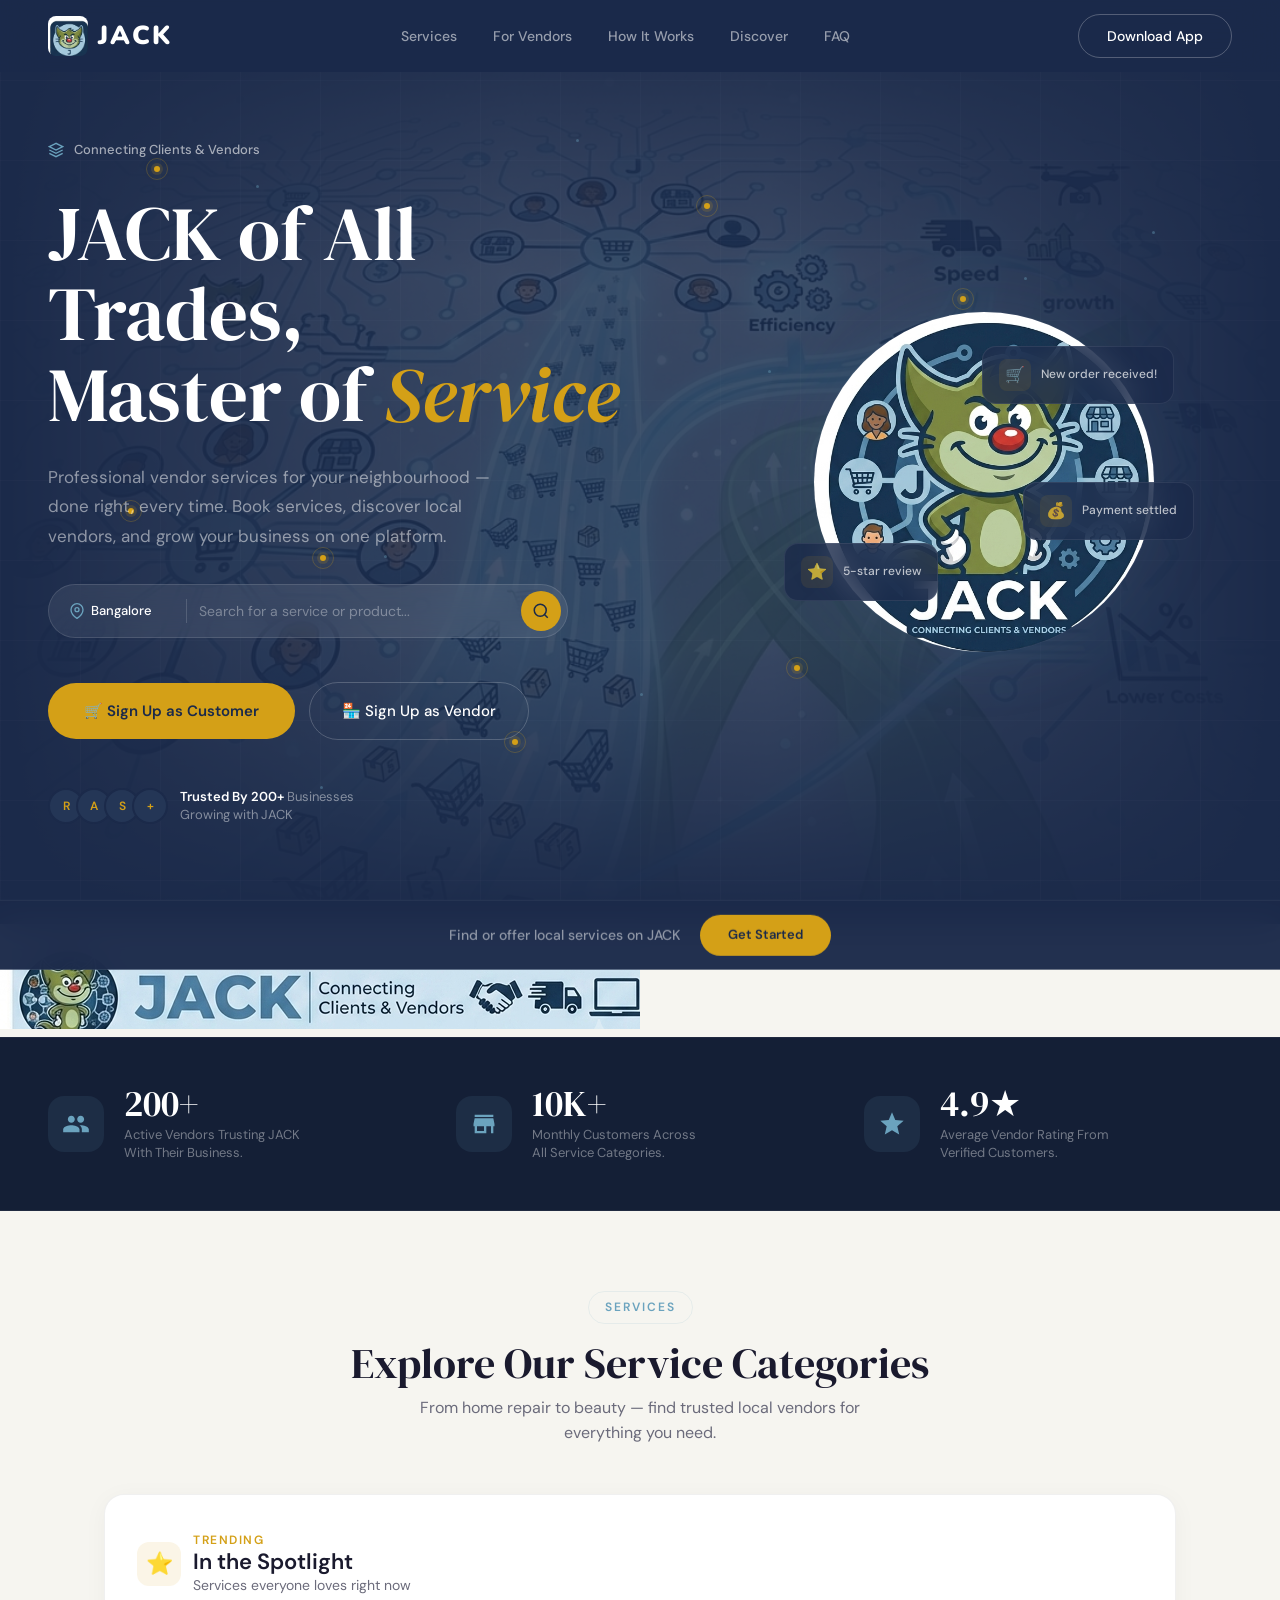
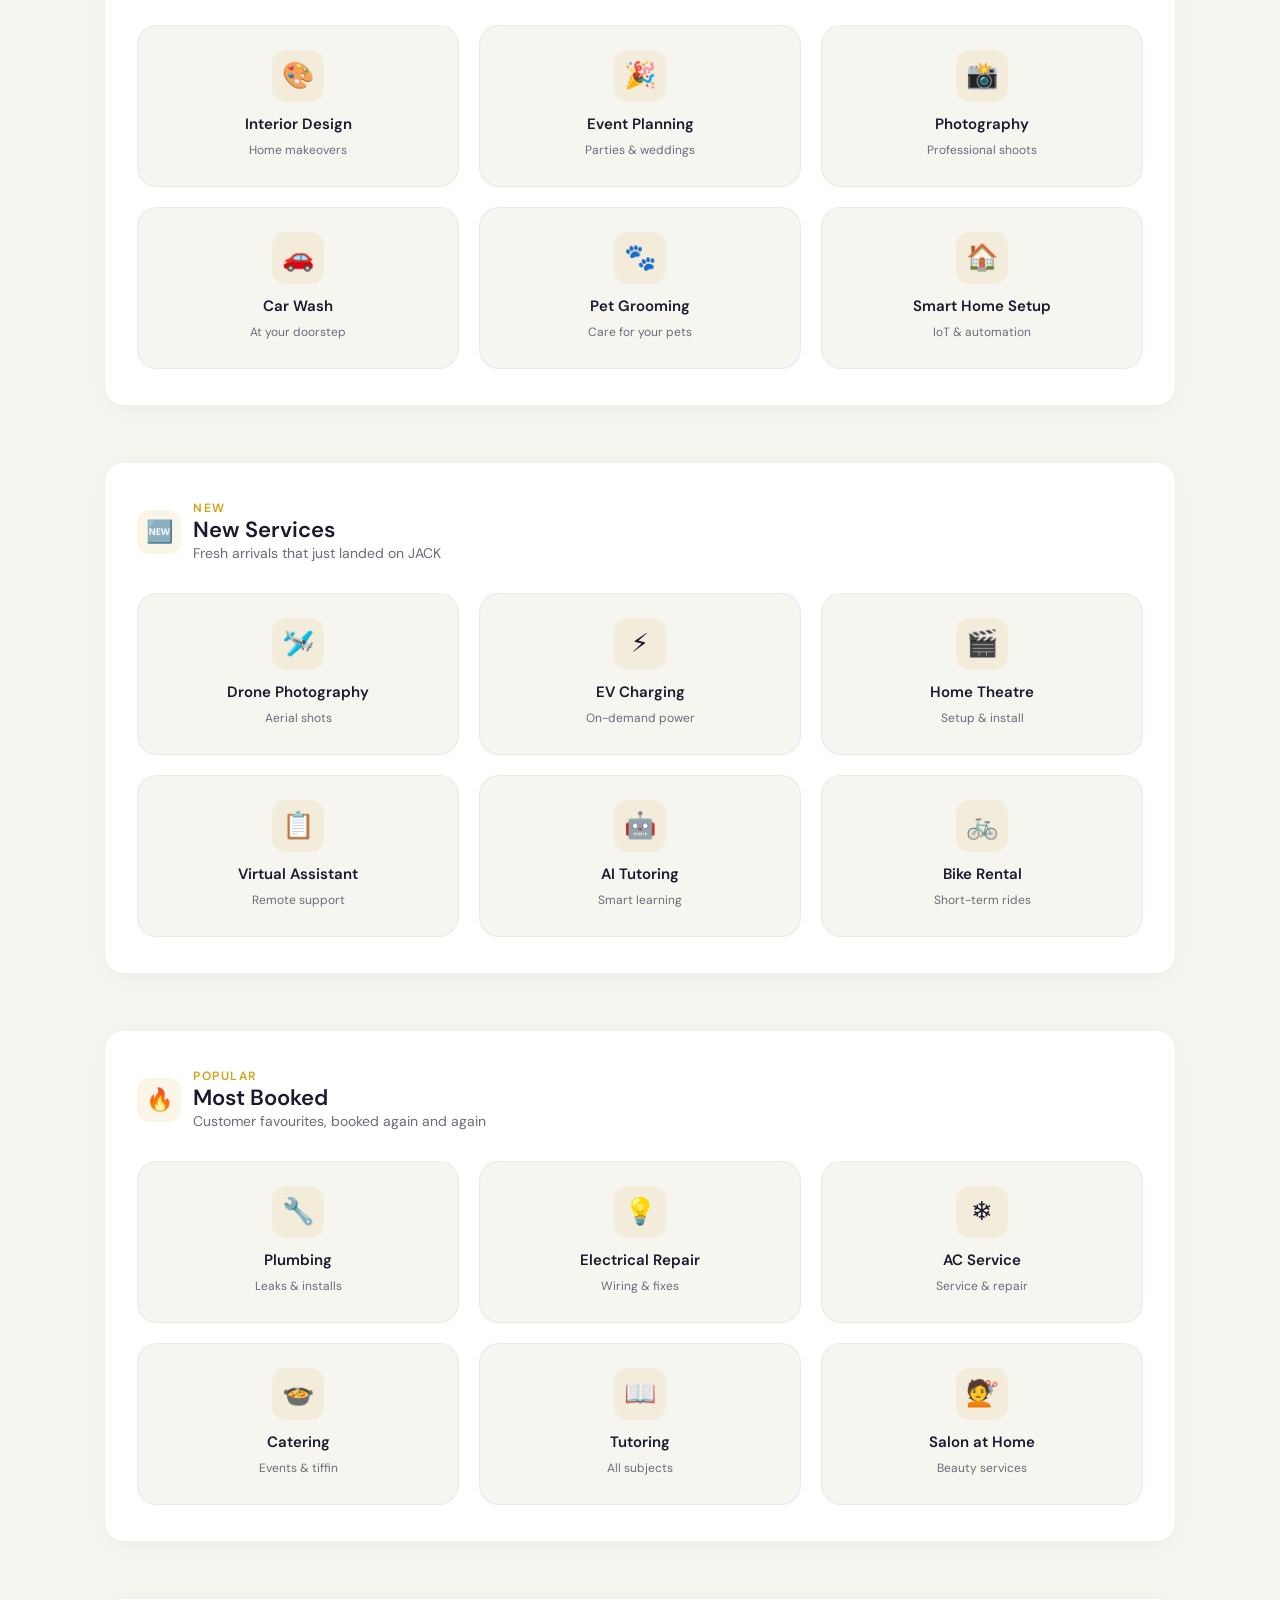
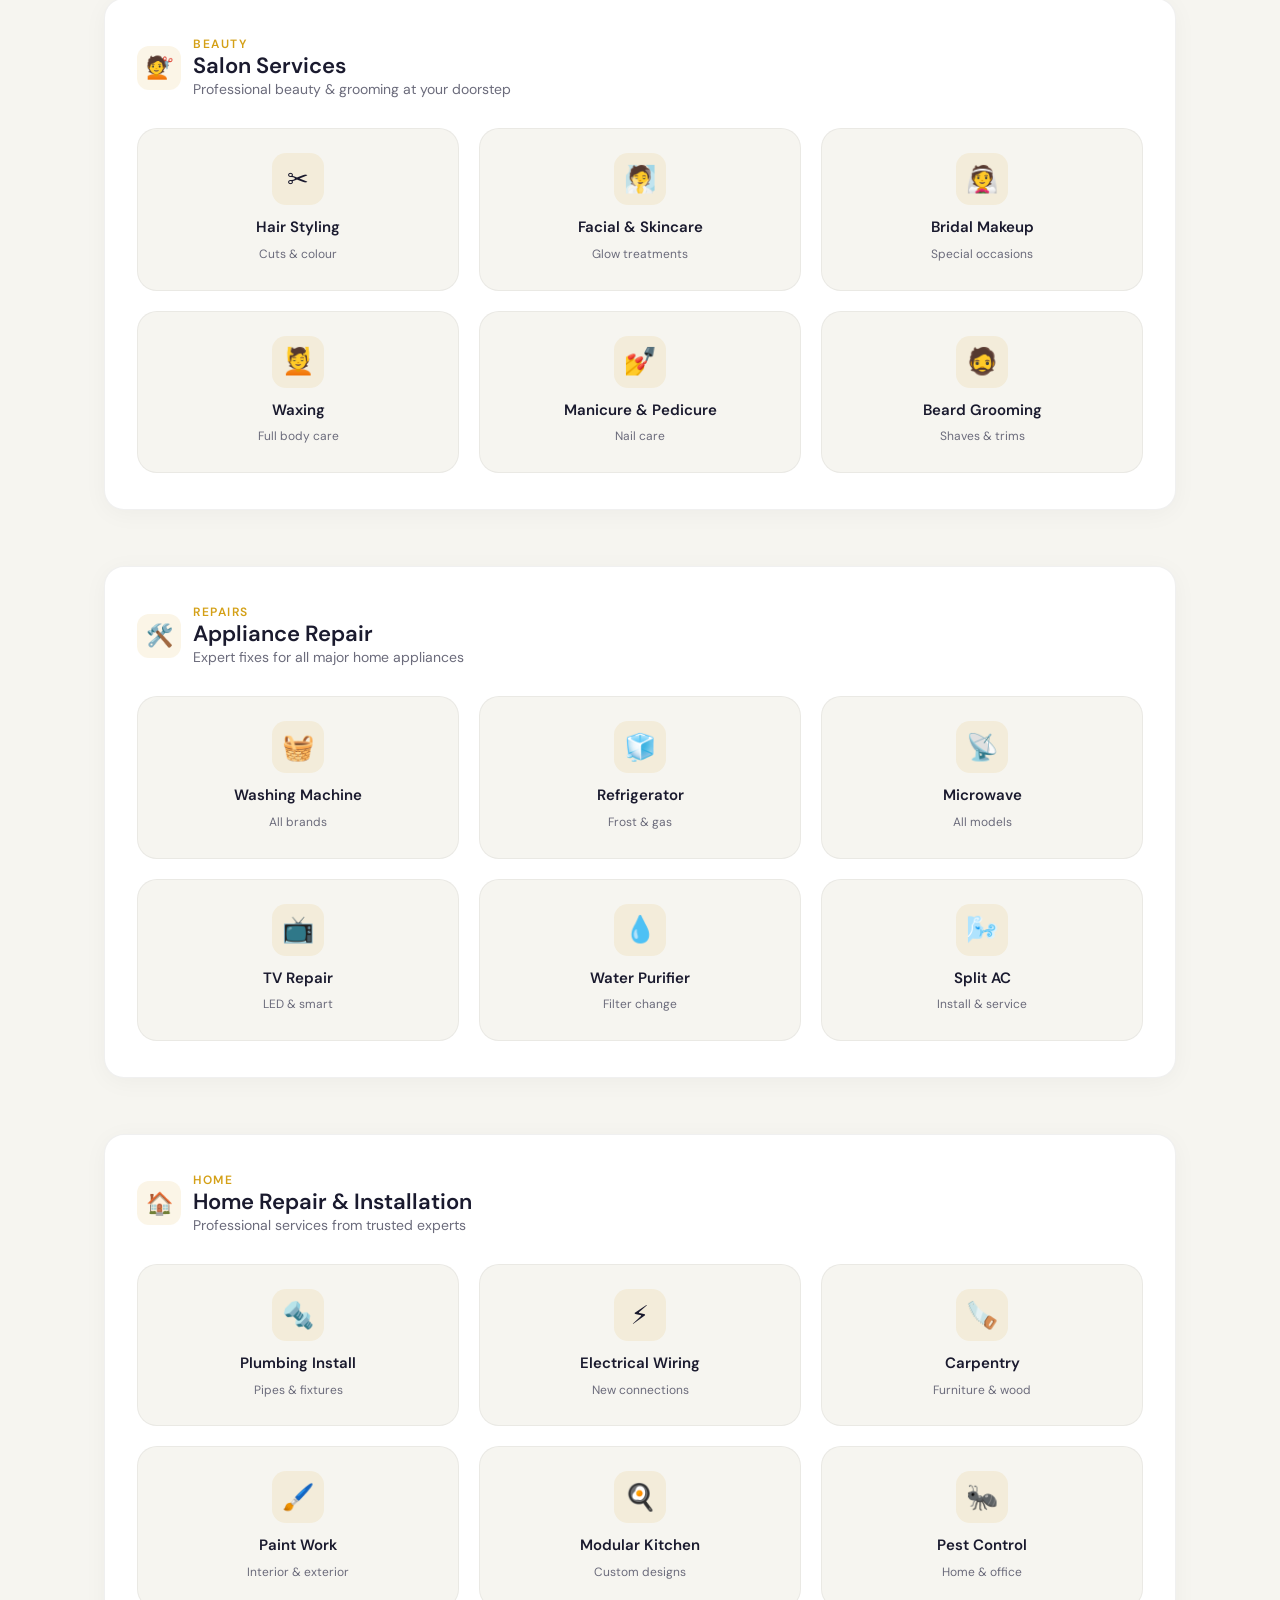
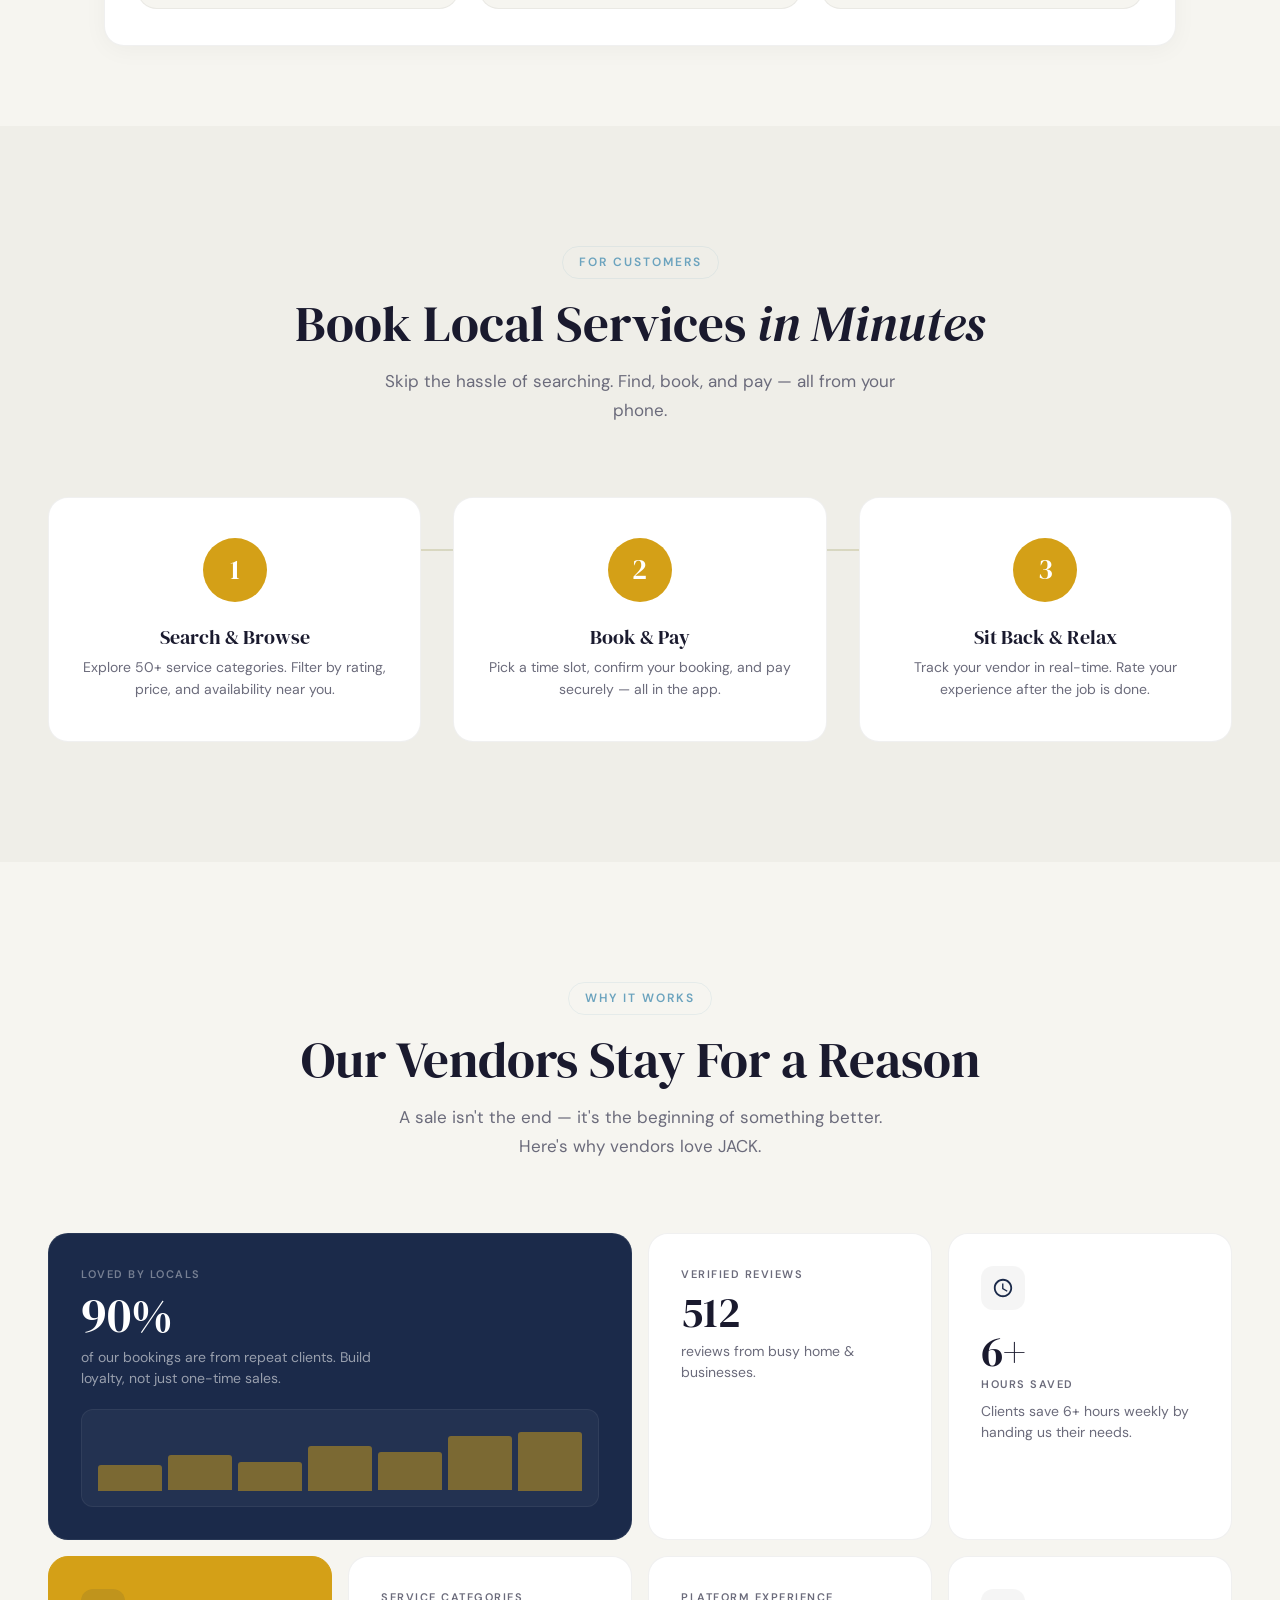
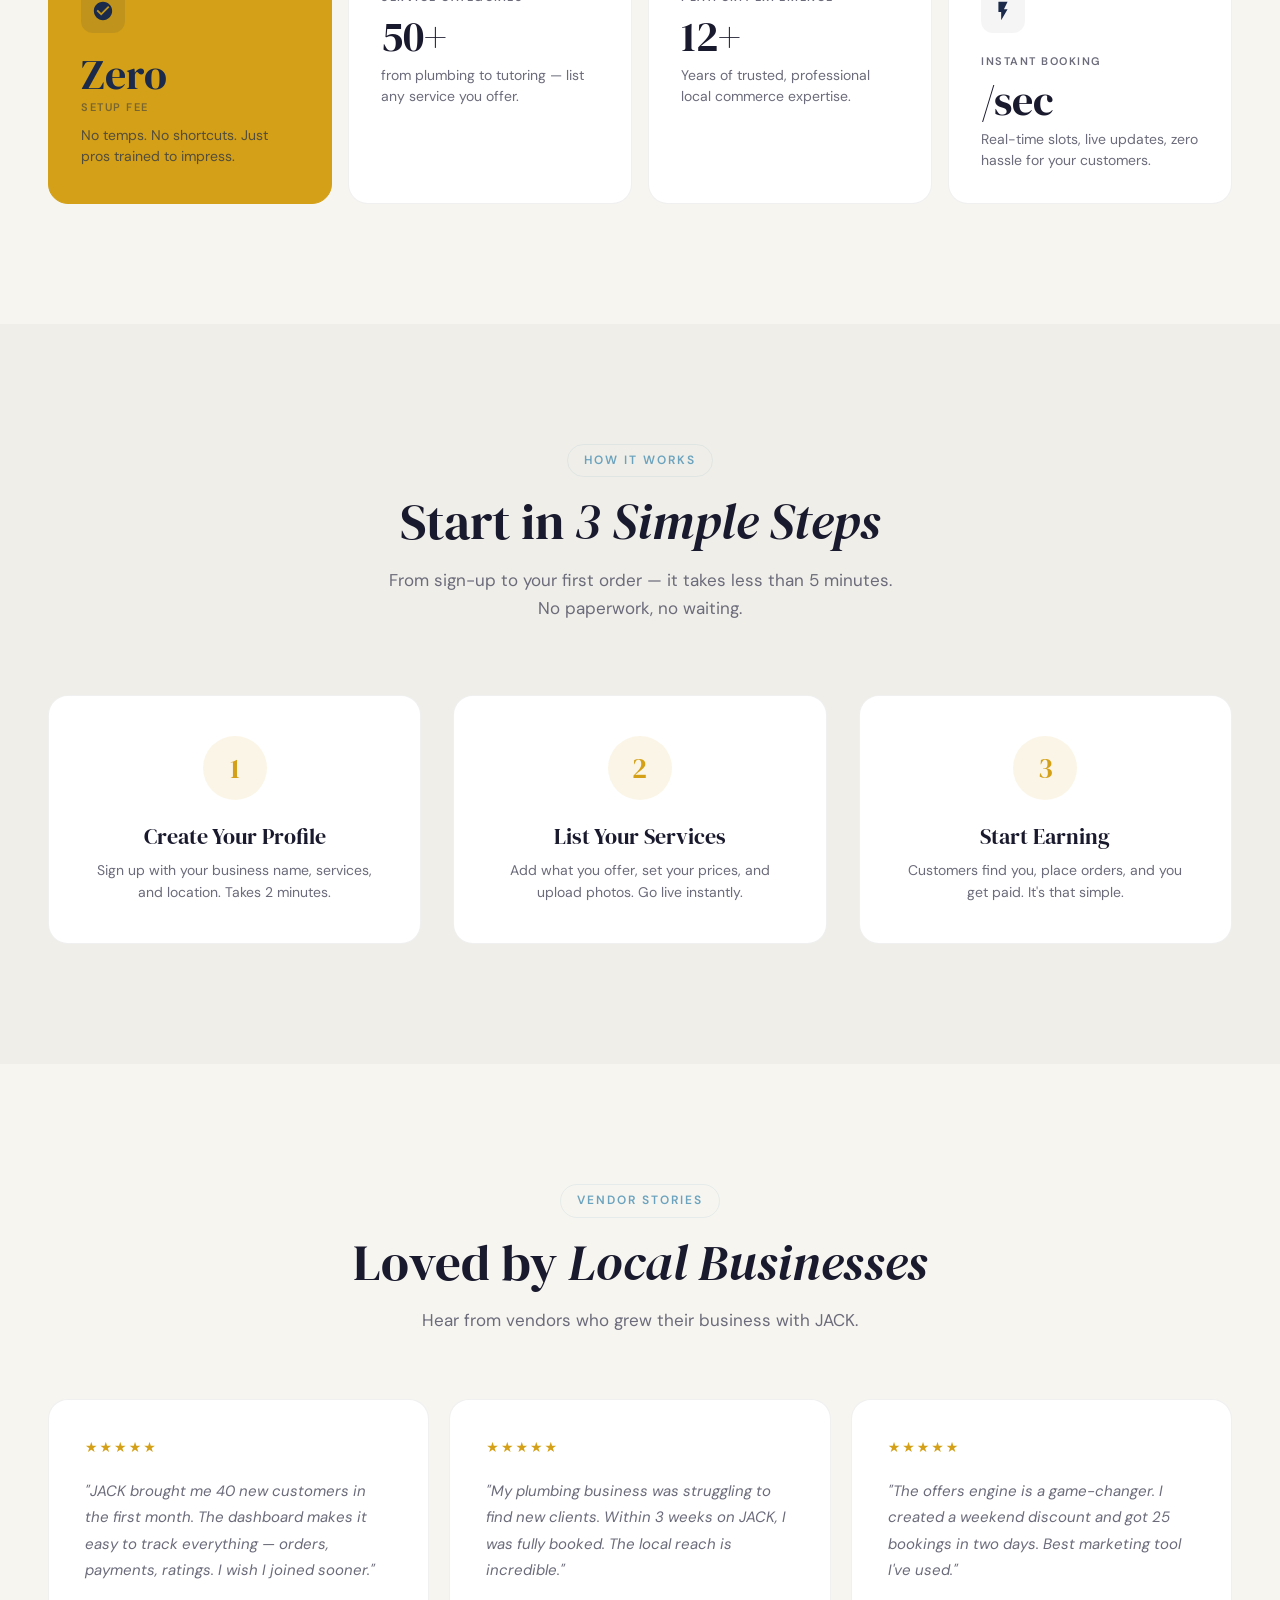
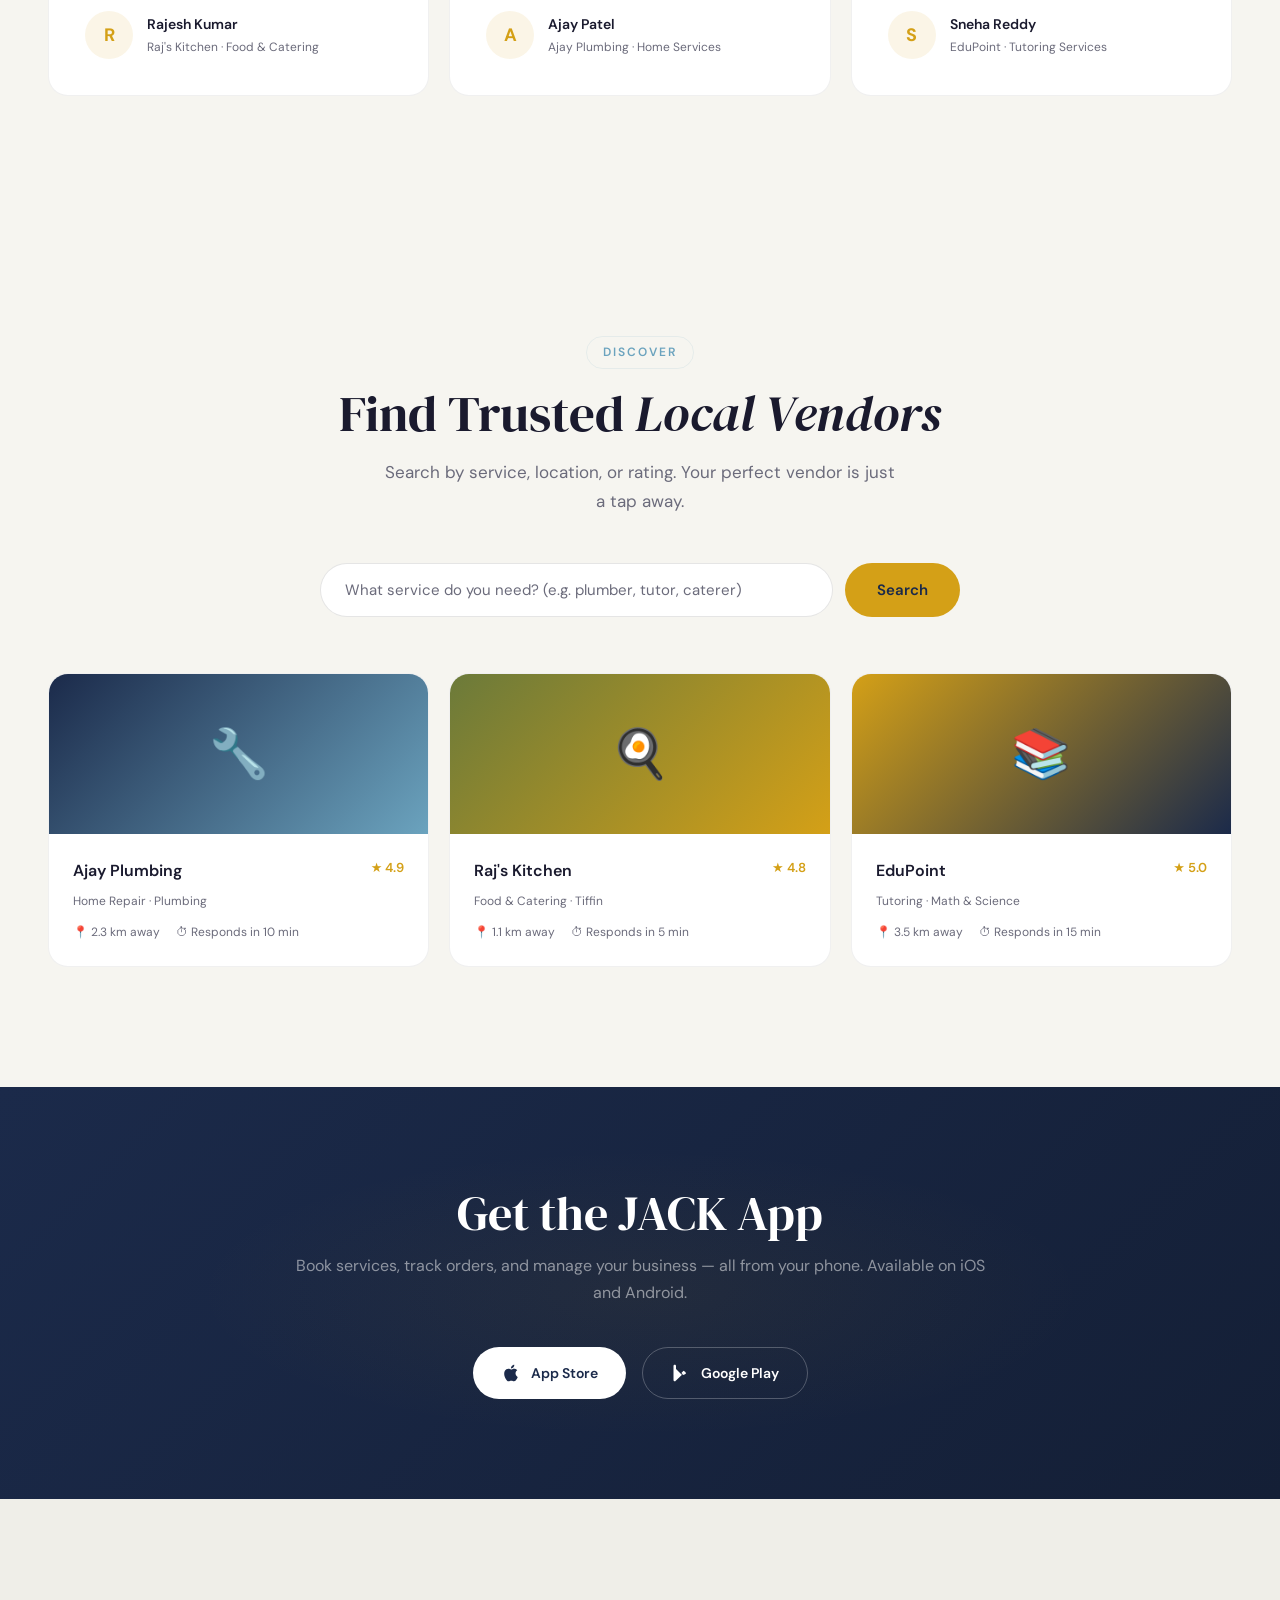
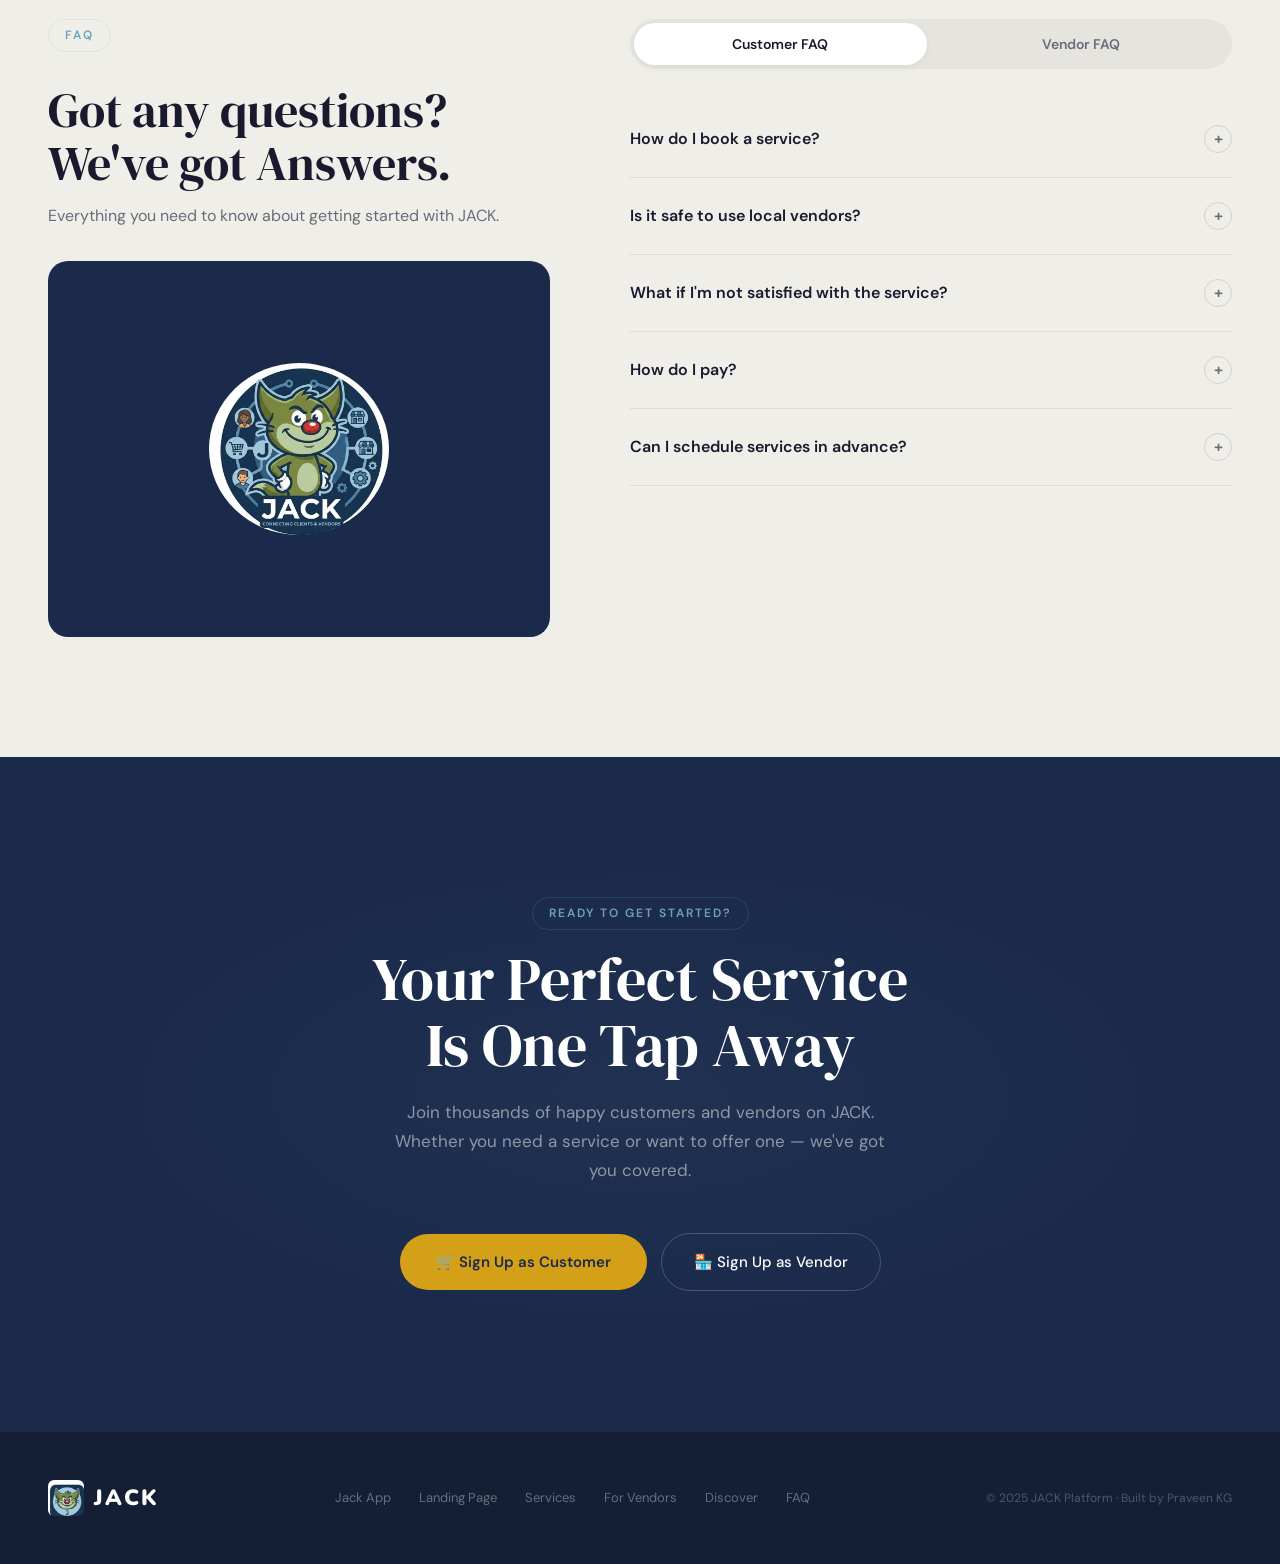
<file: index.html>
<!DOCTYPE html>
<html lang="en">
<head>
  <meta charset="UTF-8">
  <meta name="viewport" content="width=device-width, initial-scale=1.0">
  <title>JACK — Connecting Clients & Vendors</title>
  <link rel="icon" type="image/png" href="logo.png">
  <meta name="description" content="Find trusted local vendors or grow your business on JACK. 50+ service categories, instant booking, and daily payouts — all from one platform.">
  <link rel="preconnect" href="https://fonts.googleapis.com">
  <link rel="preconnect" href="https://fonts.gstatic.com" crossorigin>
  <link href="https://fonts.googleapis.com/css2?family=DM+Serif+Display:ital@0;1&family=DM+Sans:ital,wght@0,400;0,500;0,600;0,700&family=Nunito:wght@700;800;900&display=swap" rel="stylesheet">
  <link rel="stylesheet" href="css/main.css">
</head>
<body>

  <!-- NAV -->
  <nav>
    <a href="#" class="nav-logo"><img src="logo.png" alt="JACK"><span class="nav-logo-text">JACK</span></a>
    <div class="nav-links">
      <a href="#services">Services</a>
      <a href="#benefits">For Vendors</a>
      <a href="#how">How It Works</a>
      <a href="#discover">Discover</a>
      <a href="#faq">FAQ</a>
    </div>
    <a href="signup-customer.html" class="nav-cta">Download App</a>
  </nav>

  <!-- HERO -->
  <section class="hero">
    <div class="hero-bg"></div>
    <div class="hero-grid"></div>
    <div class="hero-live">
      <div class="live-dot ld1"></div>
      <div class="live-dot ld2"></div>
      <div class="live-dot ld3"></div>
      <div class="live-dot ld4"></div>
      <div class="live-dot ld5"></div>
      <div class="live-dot ld6"></div>
      <div class="live-dot ld7"></div>
      <div class="live-dot ld8"></div>
      <div class="circuit-line cl1"></div>
      <div class="circuit-line cl2"></div>
      <div class="circuit-line cl3"></div>
      <div class="circuit-line cl4"></div>
      <div class="circuit-line cl5"></div>
      <div class="circuit-line cl6"></div>
      <div class="particle pp1"></div>
      <div class="particle pp2"></div>
      <div class="particle pp3"></div>
      <div class="particle pp4"></div>
      <div class="particle pp5"></div>
      <div class="particle pp6"></div>
      <div class="particle pp7"></div>
      <div class="particle pp8"></div>
      <div class="particle pp9"></div>
      <div class="particle pp10"></div>
    </div>
    <div class="hero-inner">
      <div class="hero-left">
        <div class="hero-badge">
          <svg viewBox="0 0 24 24" fill="none" stroke="currentColor" stroke-width="2"><path d="M12 2L2 7l10 5 10-5-10-5z"/><path d="M2 17l10 5 10-5"/><path d="M2 12l10 5 10-5"/></svg>
          Connecting Clients & Vendors
        </div>
        <h1 class="hero-title">JACK of All Trades,<br>Master of <em>Service</em></h1>
        <p class="hero-sub">Professional vendor services for your neighbourhood — done right, every time. Book services, discover local vendors, and grow your business on one platform.</p>
        <div class="hero-search reveal">
          <div class="hero-search-loc">
            <svg viewBox="0 0 24 24" fill="none" stroke="currentColor" stroke-width="2"><path d="M21 10c0 7-9 13-9 13s-9-6-9-13a9 9 0 0118 0z"/><circle cx="12" cy="10" r="3"/></svg>
            <select id="heroLocation">
              <option>Bangalore</option>
              <option>Mumbai</option>
              <option>Delhi</option>
              <option>Hyderabad</option>
              <option>Chennai</option>
              <option>Pune</option>
              <option>Kolkata</option>
              <option>All Locations</option>
            </select>
          </div>
          <div class="hero-search-divider"></div>
          <input type="text" id="heroSearch" placeholder="Search for a service or product...">
          <button class="hero-search-btn">
            <svg viewBox="0 0 24 24" fill="none" stroke="currentColor" stroke-width="2"><circle cx="11" cy="11" r="8"/><path d="M21 21l-4.35-4.35"/></svg>
          </button>
        </div>
        <div class="hero-actions">
          <a href="signup-customer.html" class="btn-primary">🛒 Sign Up as Customer</a>
          <a href="signup-vendor.html" class="btn-secondary">🏪 Sign Up as Vendor</a>
        </div>
        <div class="hero-trust">
          <div class="hero-trust-avatars">
            <div class="hero-trust-avatar">R</div>
            <div class="hero-trust-avatar">A</div>
            <div class="hero-trust-avatar">S</div>
            <div class="hero-trust-avatar">+</div>
          </div>
          <div class="hero-trust-text"><strong>Trusted By 200+</strong> Businesses<br>Growing with JACK</div>
        </div>
      </div>
      <div class="hero-visual">
        <div class="mascot-wrap">
          <div class="mascot-badge">
            <img src="imagee.png" alt="JACK — Connecting Clients & Vendors">
          </div>
          <div class="mascot-float mf1">
            <div class="mf-icon">🛒</div>
            <span>New order received!</span>
          </div>
          <div class="mascot-float mf2">
            <div class="mf-icon">⭐</div>
            <span>5-star review</span>
          </div>
          <div class="mascot-float mf3">
            <div class="mf-icon">💰</div>
            <span>Payment settled</span>
          </div>
        </div>
      </div>
    </div>
  </section>

  <!-- BANNER -->
  <div class="banner-strip">
    <img src="banner.png" alt="JACK — Connecting Clients & Vendors">
  </div>

  <!-- STATS BAR -->
  <div class="stats-bar">
    <div class="stats-bar-inner">
      <div class="stats-item reveal">
        <div class="stats-icon">
          <svg viewBox="0 0 24 24"><path d="M16 11c1.66 0 2.99-1.34 2.99-3S17.66 5 16 5c-1.66 0-3 1.34-3 3s1.34 3 3 3zm-8 0c1.66 0 2.99-1.34 2.99-3S9.66 5 8 5C6.34 5 5 6.34 5 8s1.34 3 3 3zm0 2c-2.33 0-7 1.17-7 3.5V19h14v-2.5c0-2.33-4.67-3.5-7-3.5zm8 0c-.29 0-.62.02-.97.05 1.16.84 1.97 1.97 1.97 3.45V19h6v-2.5c0-2.33-4.67-3.5-7-3.5z"/></svg>
        </div>
        <div>
          <div class="stats-val" data-target="200">0</div>
          <div class="stats-lbl">Active Vendors Trusting JACK With Their Business.</div>
        </div>
      </div>
      <div class="stats-item reveal reveal-delay-1">
        <div class="stats-icon">
          <svg viewBox="0 0 24 24"><path d="M20 4H4v2h16V4zm1 10v-2l-1-5H4l-1 5v2h1v6h10v-6h4v6h2v-6h1zm-9 4H6v-4h6v4z"/></svg>
        </div>
        <div>
          <div class="stats-val" data-target="10000">0</div>
          <div class="stats-lbl">Monthly Customers Across All Service Categories.</div>
        </div>
      </div>
      <div class="stats-item reveal reveal-delay-2">
        <div class="stats-icon">
          <svg viewBox="0 0 24 24"><path d="M12 17.27L18.18 21l-1.64-7.03L22 9.24l-7.19-.61L12 2 9.19 8.63 2 9.24l5.46 4.73L5.82 21z"/></svg>
        </div>
        <div>
          <div class="stats-val">4.9★</div>
          <div class="stats-lbl">Average Vendor Rating From Verified Customers.</div>
        </div>
      </div>
    </div>
  </div>

  <!-- SERVICES -->
  <section id="services" class="services-section">
    <div class="section-header reveal">
      <div class="section-eyebrow">Services</div>
      <h2 class="section-title">Explore Our Service Categories</h2>
      <p class="section-subtitle">From home repair to beauty — find trusted local vendors for everything you need.</p>
    </div>

    <!-- Category 1 -->
    <div class="service-category reveal">
      <div class="category-header">
        <div class="category-icon">⭐</div>
        <div>
          <div class="category-label">Trending</div>
          <h3 class="category-title">In the Spotlight</h3>
          <p class="category-subtitle">Services everyone loves right now</p>
        </div>
      </div>
      <div class="panel-cards">
        <div class="panel-card"><div class="panel-card-icon">🎨</div><h4>Interior Design</h4><span>Home makeovers</span></div>
        <div class="panel-card"><div class="panel-card-icon">🎉</div><h4>Event Planning</h4><span>Parties & weddings</span></div>
        <div class="panel-card"><div class="panel-card-icon">📸</div><h4>Photography</h4><span>Professional shoots</span></div>
        <div class="panel-card"><div class="panel-card-icon">🚗</div><h4>Car Wash</h4><span>At your doorstep</span></div>
        <div class="panel-card"><div class="panel-card-icon">🐾</div><h4>Pet Grooming</h4><span>Care for your pets</span></div>
        <div class="panel-card"><div class="panel-card-icon">🏠</div><h4>Smart Home Setup</h4><span>IoT & automation</span></div>
      </div>
    </div>

    <!-- Category 2 -->
    <div class="service-category reveal">
      <div class="category-header">
        <div class="category-icon">🆕</div>
        <div>
          <div class="category-label">New</div>
          <h3 class="category-title">New Services</h3>
          <p class="category-subtitle">Fresh arrivals that just landed on JACK</p>
        </div>
      </div>
      <div class="panel-cards">
        <div class="panel-card"><div class="panel-card-icon">🛩️</div><h4>Drone Photography</h4><span>Aerial shots</span></div>
        <div class="panel-card"><div class="panel-card-icon">⚡</div><h4>EV Charging</h4><span>On-demand power</span></div>
        <div class="panel-card"><div class="panel-card-icon">🎬</div><h4>Home Theatre</h4><span>Setup & install</span></div>
        <div class="panel-card"><div class="panel-card-icon">📋</div><h4>Virtual Assistant</h4><span>Remote support</span></div>
        <div class="panel-card"><div class="panel-card-icon">🤖</div><h4>AI Tutoring</h4><span>Smart learning</span></div>
        <div class="panel-card"><div class="panel-card-icon">🚲</div><h4>Bike Rental</h4><span>Short-term rides</span></div>
      </div>
    </div>

    <!-- Category 3 -->
    <div class="service-category reveal">
      <div class="category-header">
        <div class="category-icon">🔥</div>
        <div>
          <div class="category-label">Popular</div>
          <h3 class="category-title">Most Booked</h3>
          <p class="category-subtitle">Customer favourites, booked again and again</p>
        </div>
      </div>
      <div class="panel-cards">
        <div class="panel-card"><div class="panel-card-icon">🔧</div><h4>Plumbing</h4><span>Leaks & installs</span></div>
        <div class="panel-card"><div class="panel-card-icon">💡</div><h4>Electrical Repair</h4><span>Wiring & fixes</span></div>
        <div class="panel-card"><div class="panel-card-icon">❄️</div><h4>AC Service</h4><span>Service & repair</span></div>
        <div class="panel-card"><div class="panel-card-icon">🍲</div><h4>Catering</h4><span>Events & tiffin</span></div>
        <div class="panel-card"><div class="panel-card-icon">📖</div><h4>Tutoring</h4><span>All subjects</span></div>
        <div class="panel-card"><div class="panel-card-icon">💇</div><h4>Salon at Home</h4><span>Beauty services</span></div>
      </div>
    </div>

    <!-- Category 4 -->
    <div class="service-category reveal">
      <div class="category-header">
        <div class="category-icon">💇</div>
        <div>
          <div class="category-label">Beauty</div>
          <h3 class="category-title">Salon Services</h3>
          <p class="category-subtitle">Professional beauty & grooming at your doorstep</p>
        </div>
      </div>
      <div class="panel-cards">
        <div class="panel-card"><div class="panel-card-icon">✂️</div><h4>Hair Styling</h4><span>Cuts & colour</span></div>
        <div class="panel-card"><div class="panel-card-icon">🧖</div><h4>Facial & Skincare</h4><span>Glow treatments</span></div>
        <div class="panel-card"><div class="panel-card-icon">👰</div><h4>Bridal Makeup</h4><span>Special occasions</span></div>
        <div class="panel-card"><div class="panel-card-icon">💆</div><h4>Waxing</h4><span>Full body care</span></div>
        <div class="panel-card"><div class="panel-card-icon">💅</div><h4>Manicure & Pedicure</h4><span>Nail care</span></div>
        <div class="panel-card"><div class="panel-card-icon">🧔</div><h4>Beard Grooming</h4><span>Shaves & trims</span></div>
      </div>
    </div>

    <!-- Category 5 -->
    <div class="service-category reveal">
      <div class="category-header">
        <div class="category-icon">🛠️</div>
        <div>
          <div class="category-label">Repairs</div>
          <h3 class="category-title">Appliance Repair</h3>
          <p class="category-subtitle">Expert fixes for all major home appliances</p>
        </div>
      </div>
      <div class="panel-cards">
        <div class="panel-card"><div class="panel-card-icon">🧺</div><h4>Washing Machine</h4><span>All brands</span></div>
        <div class="panel-card"><div class="panel-card-icon">🧊</div><h4>Refrigerator</h4><span>Frost & gas</span></div>
        <div class="panel-card"><div class="panel-card-icon">📡</div><h4>Microwave</h4><span>All models</span></div>
        <div class="panel-card"><div class="panel-card-icon">📺</div><h4>TV Repair</h4><span>LED & smart</span></div>
        <div class="panel-card"><div class="panel-card-icon">💧</div><h4>Water Purifier</h4><span>Filter change</span></div>
        <div class="panel-card"><div class="panel-card-icon">🌬️</div><h4>Split AC</h4><span>Install & service</span></div>
      </div>
    </div>

    <!-- Category 6 -->
    <div class="service-category reveal">
      <div class="category-header">
        <div class="category-icon">🏠</div>
        <div>
          <div class="category-label">Home</div>
          <h3 class="category-title">Home Repair & Installation</h3>
          <p class="category-subtitle">Professional services from trusted experts</p>
        </div>
      </div>
      <div class="panel-cards">
        <div class="panel-card"><div class="panel-card-icon">🔩</div><h4>Plumbing Install</h4><span>Pipes & fixtures</span></div>
        <div class="panel-card"><div class="panel-card-icon">⚡</div><h4>Electrical Wiring</h4><span>New connections</span></div>
        <div class="panel-card"><div class="panel-card-icon">🪚</div><h4>Carpentry</h4><span>Furniture & wood</span></div>
        <div class="panel-card"><div class="panel-card-icon">🖌️</div><h4>Paint Work</h4><span>Interior & exterior</span></div>
        <div class="panel-card"><div class="panel-card-icon">🍳</div><h4>Modular Kitchen</h4><span>Custom designs</span></div>
        <div class="panel-card"><div class="panel-card-icon">🐜</div><h4>Pest Control</h4><span>Home & office</span></div>
      </div>
    </div>
  </section>

  <!-- HOW IT WORKS — CUSTOMERS -->
  <section class="how-customer-section">
    <div class="how-customer">
      <div class="how-customer-header reveal">
        <div class="section-eyebrow">For Customers</div>
        <h2 class="section-title">Book Local Services <em>in Minutes</em></h2>
        <p class="section-sub">Skip the hassle of searching. Find, book, and pay — all from your phone.</p>
      </div>
      <div class="customer-steps">
        <div class="customer-step reveal">
          <div class="cs-num">1</div>
          <h3>Search & Browse</h3>
          <p>Explore 50+ service categories. Filter by rating, price, and availability near you.</p>
        </div>
        <div class="customer-step reveal reveal-delay-1">
          <div class="cs-num">2</div>
          <h3>Book & Pay</h3>
          <p>Pick a time slot, confirm your booking, and pay securely — all in the app.</p>
        </div>
        <div class="customer-step reveal reveal-delay-2">
          <div class="cs-num">3</div>
          <h3>Sit Back & Relax</h3>
          <p>Track your vendor in real-time. Rate your experience after the job is done.</p>
        </div>
      </div>
    </div>
  </section>

  <!-- BENTO: WHY JACK -->
  <section id="benefits" class="bento-section">
    <div class="bento">
      <div class="bento-header reveal">
        <div class="section-eyebrow">Why It Works</div>
        <h2 class="section-title">Our Vendors Stay For a Reason</h2>
        <p class="section-sub">A sale isn't the end — it's the beginning of something better. Here's why vendors love JACK.</p>
      </div>
      <div class="bento-grid">
        <div class="bento-cell wide navy reveal">
          <div class="bento-lbl">Loved By Locals</div>
          <div class="bento-val">90%</div>
          <div class="bento-desc">of our bookings are from repeat clients. Build loyalty, not just one-time sales.</div>
          <div class="bento-visual">
            <div class="bento-mini-bars">
              <div class="bento-bar" style="height:40%"></div>
              <div class="bento-bar" style="height:55%"></div>
              <div class="bento-bar" style="height:45%"></div>
              <div class="bento-bar" style="height:70%"></div>
              <div class="bento-bar" style="height:60%"></div>
              <div class="bento-bar" style="height:85%"></div>
              <div class="bento-bar" style="height:92%"></div>
            </div>
          </div>
        </div>
        <div class="bento-cell reveal reveal-delay-1">
          <div class="bento-lbl">Verified Reviews</div>
          <div class="bento-val">512</div>
          <div class="bento-desc">reviews from busy home & businesses.</div>
        </div>
        <div class="bento-cell reveal reveal-delay-2">
          <div class="bento-icon">
            <svg viewBox="0 0 24 24" fill="#1B2A4A"><path d="M11.99 2C6.47 2 2 6.48 2 12s4.47 10 9.99 10C17.52 22 22 17.52 22 12S17.52 2 11.99 2zM12 20c-4.42 0-8-3.58-8-8s3.58-8 8-8 8 3.58 8 8-3.58 8-8 8zm.5-13H11v6l5.25 3.15.75-1.23-4.5-2.67z"/></svg>
          </div>
          <div class="bento-val">6+</div>
          <div class="bento-lbl">Hours Saved</div>
          <div class="bento-desc">Clients save 6+ hours weekly by handing us their needs.</div>
        </div>
        <div class="bento-cell accent reveal reveal-delay-1">
          <div class="bento-icon">
            <svg viewBox="0 0 24 24" fill="#1B2A4A"><path d="M12 2C6.48 2 2 6.48 2 12s4.48 10 10 10 10-4.48 10-10S17.52 2 12 2zm-2 15l-5-5 1.41-1.41L10 14.17l7.59-7.59L19 8l-9 9z"/></svg>
          </div>
          <div class="bento-val">Zero</div>
          <div class="bento-lbl">Setup Fee</div>
          <div class="bento-desc">No temps. No shortcuts. Just pros trained to impress.</div>
        </div>
        <div class="bento-cell reveal reveal-delay-2">
          <div class="bento-lbl">Service Categories</div>
          <div class="bento-val">50+</div>
          <div class="bento-desc">from plumbing to tutoring — list any service you offer.</div>
        </div>
        <div class="bento-cell reveal reveal-delay-3">
          <div class="bento-lbl">Platform Experience</div>
          <div class="bento-val">12+</div>
          <div class="bento-desc">Years of trusted, professional local commerce expertise.</div>
        </div>
        <div class="bento-cell reveal reveal-delay-4">
          <div class="bento-icon">
            <svg viewBox="0 0 24 24" fill="#1B2A4A"><path d="M7 2v11h3v9l7-12h-4l4-8z"/></svg>
          </div>
          <div class="bento-lbl">Instant Booking</div>
          <div class="bento-val">/sec</div>
          <div class="bento-desc">Real-time slots, live updates, zero hassle for your customers.</div>
        </div>
      </div>
    </div>
  </section>

  <!-- HOW IT WORKS (Vendor) -->
  <section id="how" class="how-section">
    <div class="how">
      <div class="how-header reveal">
        <div class="section-eyebrow">How It Works</div>
        <h2 class="section-title">Start in <em>3 Simple Steps</em></h2>
        <p class="section-sub">From sign-up to your first order — it takes less than 5 minutes. No paperwork, no waiting.</p>
      </div>
      <div class="steps">
        <div class="step reveal">
          <div class="step-num">1</div>
          <h3>Create Your Profile</h3>
          <p>Sign up with your business name, services, and location. Takes 2 minutes.</p>
        </div>
        <div class="step reveal reveal-delay-1">
          <div class="step-num">2</div>
          <h3>List Your Services</h3>
          <p>Add what you offer, set your prices, and upload photos. Go live instantly.</p>
        </div>
        <div class="step reveal reveal-delay-2">
          <div class="step-num">3</div>
          <h3>Start Earning</h3>
          <p>Customers find you, place orders, and you get paid. It's that simple.</p>
        </div>
      </div>
    </div>
  </section>

  <!-- TESTIMONIALS -->
  <section id="testimonials" class="test-section">
    <div class="testimonials">
      <div class="test-header reveal">
        <div class="section-eyebrow">Vendor Stories</div>
        <h2 class="section-title">Loved by <em>Local Businesses</em></h2>
        <p class="section-sub">Hear from vendors who grew their business with JACK.</p>
      </div>
      <div class="test-grid">
        <div class="test-card reveal">
          <div class="test-stars">★★★★★</div>
          <p class="test-quote">"JACK brought me 40 new customers in the first month. The dashboard makes it easy to track everything — orders, payments, ratings. I wish I joined sooner."</p>
          <div class="test-author">
            <div class="test-avatar">R</div>
            <div>
              <div class="test-name">Rajesh Kumar</div>
              <div class="test-role">Raj's Kitchen · Food & Catering</div>
            </div>
          </div>
        </div>
        <div class="test-card reveal reveal-delay-1">
          <div class="test-stars">★★★★★</div>
          <p class="test-quote">"My plumbing business was struggling to find new clients. Within 3 weeks on JACK, I was fully booked. The local reach is incredible."</p>
          <div class="test-author">
            <div class="test-avatar">A</div>
            <div>
              <div class="test-name">Ajay Patel</div>
              <div class="test-role">Ajay Plumbing · Home Services</div>
            </div>
          </div>
        </div>
        <div class="test-card reveal reveal-delay-2">
          <div class="test-stars">★★★★★</div>
          <p class="test-quote">"The offers engine is a game-changer. I created a weekend discount and got 25 bookings in two days. Best marketing tool I've used."</p>
          <div class="test-author">
            <div class="test-avatar">S</div>
            <div>
              <div class="test-name">Sneha Reddy</div>
              <div class="test-role">EduPoint · Tutoring Services</div>
            </div>
          </div>
        </div>
      </div>
    </div>
  </section>

  <!-- VENDOR DISCOVERY -->
  <section id="discover" class="discover-section">
    <div class="discover">
      <div class="discover-header reveal">
        <div class="section-eyebrow">Discover</div>
        <h2 class="section-title">Find Trusted <em>Local Vendors</em></h2>
        <p class="section-sub">Search by service, location, or rating. Your perfect vendor is just a tap away.</p>
      </div>
      <div class="discover-search reveal">
        <input type="text" placeholder="What service do you need? (e.g. plumber, tutor, caterer)">
        <button>Search</button>
      </div>
      <div class="vendor-grid">
        <div class="vendor-card reveal">
          <div class="vendor-img" style="background:linear-gradient(135deg,#1B2A4A,#6BA3BE)">🔧</div>
          <div class="vendor-body">
            <div class="vendor-top">
              <div class="vendor-name">Ajay Plumbing</div>
              <div class="vendor-rating">★ 4.9</div>
            </div>
            <div class="vendor-cat">Home Repair · Plumbing</div>
            <div class="vendor-meta">
              <span>📍 2.3 km away</span>
              <span>⏱ Responds in 10 min</span>
            </div>
          </div>
        </div>
        <div class="vendor-card reveal reveal-delay-1">
          <div class="vendor-img" style="background:linear-gradient(135deg,#6b7a3a,#d4a017)">🍳</div>
          <div class="vendor-body">
            <div class="vendor-top">
              <div class="vendor-name">Raj's Kitchen</div>
              <div class="vendor-rating">★ 4.8</div>
            </div>
            <div class="vendor-cat">Food & Catering · Tiffin</div>
            <div class="vendor-meta">
              <span>📍 1.1 km away</span>
              <span>⏱ Responds in 5 min</span>
            </div>
          </div>
        </div>
        <div class="vendor-card reveal reveal-delay-2">
          <div class="vendor-img" style="background:linear-gradient(135deg,#d4a017,#1B2A4A)">📚</div>
          <div class="vendor-body">
            <div class="vendor-top">
              <div class="vendor-name">EduPoint</div>
              <div class="vendor-rating">★ 5.0</div>
            </div>
            <div class="vendor-cat">Tutoring · Math & Science</div>
            <div class="vendor-meta">
              <span>📍 3.5 km away</span>
              <span>⏱ Responds in 15 min</span>
            </div>
          </div>
        </div>
      </div>
    </div>
  </section>

  <!-- DOWNLOAD APP -->
  <section class="download-section">
    <div class="download-inner reveal">
      <h2>Get the JACK App</h2>
      <p>Book services, track orders, and manage your business — all from your phone. Available on iOS and Android.</p>
      <div class="download-btns">
        <a href="#" class="download-btn appstore">
          <svg width="20" height="20" viewBox="0 0 24 24" fill="currentColor"><path d="M18.71 19.5c-.83 1.24-1.71 2.45-3.05 2.47-1.34.03-1.77-.79-3.29-.79-1.53 0-2 .77-3.27.82-1.31.05-2.3-1.32-3.14-2.53C4.25 17 2.94 12.45 4.7 9.39c.87-1.52 2.43-2.48 4.12-2.51 1.28-.02 2.5.87 3.29.87.78 0 2.26-1.07 3.8-.91.65.03 2.47.26 3.64 1.98-.09.06-2.17 1.28-2.15 3.81.03 3.02 2.65 4.03 2.68 4.04-.03.07-.42 1.44-1.38 2.83M13 3.5c.73-.83 1.94-1.46 2.94-1.5.13 1.17-.34 2.35-1.04 3.19-.69.85-1.83 1.51-2.95 1.42-.15-1.15.41-2.35 1.05-3.11z"/></svg>
          App Store
        </a>
        <a href="#" class="download-btn playstore">
          <svg width="20" height="20" viewBox="0 0 24 24" fill="currentColor"><path d="M3 20.5v-17c0-.83.67-1.5 1.5-1.5S6 2.67 6 3.5v17c0 .83-.67 1.5-1.5 1.5S3 21.33 3 20.5zM15.5 12L6 3v18l9.5-9zM17.27 10.73l-2.27-1.31-2.5 2.5 2.5 2.5 2.27-1.31c.83-.48.83-1.68 0-2.16l.01-.22zM6 3l9.5 9-2.27 2.27L6 7.08V3z"/></svg>
          Google Play
        </a>
      </div>
    </div>
  </section>

  <!-- FAQ -->
  <section id="faq" class="faq-section">
    <div class="faq-inner">
      <div class="faq-left reveal">
        <div class="section-eyebrow">FAQ</div>
        <h2>Got any questions?<br>We've got Answers.</h2>
        <p>Everything you need to know about getting started with JACK.</p>
        <div class="faq-image">
          <img src="imagee.png" alt="JACK Mascot" style="width:180px;height:auto;border-radius:50%">
        </div>
      </div>
      <div class="faq-right">
        <div class="faq-tabs reveal">
          <button class="faq-tab active" data-tab="customer">Customer FAQ</button>
          <button class="faq-tab" data-tab="vendor">Vendor FAQ</button>
        </div>
        <!-- Customer FAQ Panel -->
        <div class="faq-panel active" data-panel="customer">
          <div class="faq-item reveal">
            <button class="faq-q">How do I book a service?<span class="icon">+</span></button>
            <div class="faq-a"><p>Browse services or search for what you need. Pick a vendor, choose a time slot, confirm your booking, and pay securely in the app. You'll get real-time updates on your order status.</p></div>
          </div>
          <div class="faq-item reveal reveal-delay-1">
            <button class="faq-q">Is it safe to use local vendors?<span class="icon">+</span></button>
            <div class="faq-a"><p>Yes! Every vendor on JACK is verified. You can check ratings, read reviews from other customers, and track your service in real-time. Our support team is available 24/7 if anything goes wrong.</p></div>
          </div>
          <div class="faq-item reveal reveal-delay-2">
            <button class="faq-q">What if I'm not satisfied with the service?<span class="icon">+</span></button>
            <div class="faq-a"><p>You can rate your experience and leave feedback. If there's an issue, our dispute resolution team will help resolve it quickly. We also offer refunds for qualifying cases.</p></div>
          </div>
          <div class="faq-item reveal reveal-delay-3">
            <button class="faq-q">How do I pay?<span class="icon">+</span></button>
            <div class="faq-a"><p>We support UPI, credit/debit cards, net banking, and wallets. All payments are secure and encrypted. You only pay when the service is confirmed.</p></div>
          </div>
          <div class="faq-item reveal reveal-delay-4">
            <button class="faq-q">Can I schedule services in advance?<span class="icon">+</span></button>
            <div class="faq-a"><p>Absolutely! You can book services up to 30 days in advance. Set your preferred date and time, and the vendor will confirm availability.</p></div>
          </div>
        </div>
        <!-- Vendor FAQ Panel -->
        <div class="faq-panel" data-panel="vendor">
          <div class="faq-item reveal">
            <button class="faq-q">How much does it cost to join JACK?<span class="icon">+</span></button>
            <div class="faq-a"><p>Nothing. Joining JACK is completely free. There are no setup fees, no monthly charges, and no commission on your first 50 orders. After that, we charge a small 5% platform fee — still the lowest in the market.</p></div>
          </div>
          <div class="faq-item reveal reveal-delay-1">
            <button class="faq-q">How do I get paid?<span class="icon">+</span></button>
            <div class="faq-a"><p>Payments are settled daily directly to your bank account. No waiting for weekly cycles. You can track all earnings in real time from your dashboard.</p></div>
          </div>
          <div class="faq-item reveal reveal-delay-2">
            <button class="faq-q">What if I already use another platform?<span class="icon">+</span></button>
            <div class="faq-a"><p>JACK works alongside other platforms. Most vendors use JACK to reach local customers they can't get elsewhere. You can list the same services and set your own prices.</p></div>
          </div>
          <div class="faq-item reveal reveal-delay-3">
            <button class="faq-q">How do customers find me?<span class="icon">+</span></button>
            <div class="faq-a"><p>JACK uses hyperlocal search to show your business to customers within 5 km. The more orders and reviews you get, the higher you rank in search results.</p></div>
          </div>
          <div class="faq-item reveal reveal-delay-4">
            <button class="faq-q">What support do you offer?<span class="icon">+</span></button>
            <div class="faq-a"><p>Every vendor gets a dedicated relationship manager. Plus, 24/7 in-app chat support and weekly tips to grow your business on the platform.</p></div>
          </div>
        </div>
      </div>
    </div>
  </section>

  <!-- FINAL CTA -->
  <section class="final-cta">
    <div style="position:relative;z-index:2">
      <div class="section-eyebrow reveal">Ready to Get Started?</div>
      <h2 class="section-title reveal">Your Perfect Service<br>Is One Tap Away</h2>
      <p class="section-sub reveal">Join thousands of happy customers and vendors on JACK. Whether you need a service or want to offer one — we've got you covered.</p>
      <div class="hero-actions reveal" style="justify-content:center">
        <a href="signup-customer.html" class="btn-primary">🛒 Sign Up as Customer</a>
        <a href="signup-vendor.html" class="btn-secondary">🏪 Sign Up as Vendor</a>
      </div>
    </div>
  </section>

  <!-- FOOTER -->
  <footer>
    <div class="footer-inner">
      <div class="footer-logo"><img src="logo.png" alt="JACK"><span class="footer-logo-text">JACK</span></div>
      <div class="footer-links">
        <a href="https://github.com/Praveenkg02/jack-app" target="_blank">Jack App</a>
        <a href="https://github.com/Praveenkg02/jack-landing" target="_blank">Landing Page</a>
        <a href="#services">Services</a>
        <a href="#benefits">For Vendors</a>
        <a href="#discover">Discover</a>
        <a href="#faq">FAQ</a>
      </div>
      <div class="footer-copy">&copy; 2025 JACK Platform &middot; Built by Praveen KG</div>
    </div>
  </footer>

  <!-- STICKY CTA -->
  <div class="sticky-cta" id="stickyCta">
    <span class="sticky-cta-text">Find or offer local services on JACK</span>
    <a href="signup-customer.html" class="btn-primary">Get Started</a>
  </div>

  <script src="js/main.js"></script>
</body>
</html>
</file>
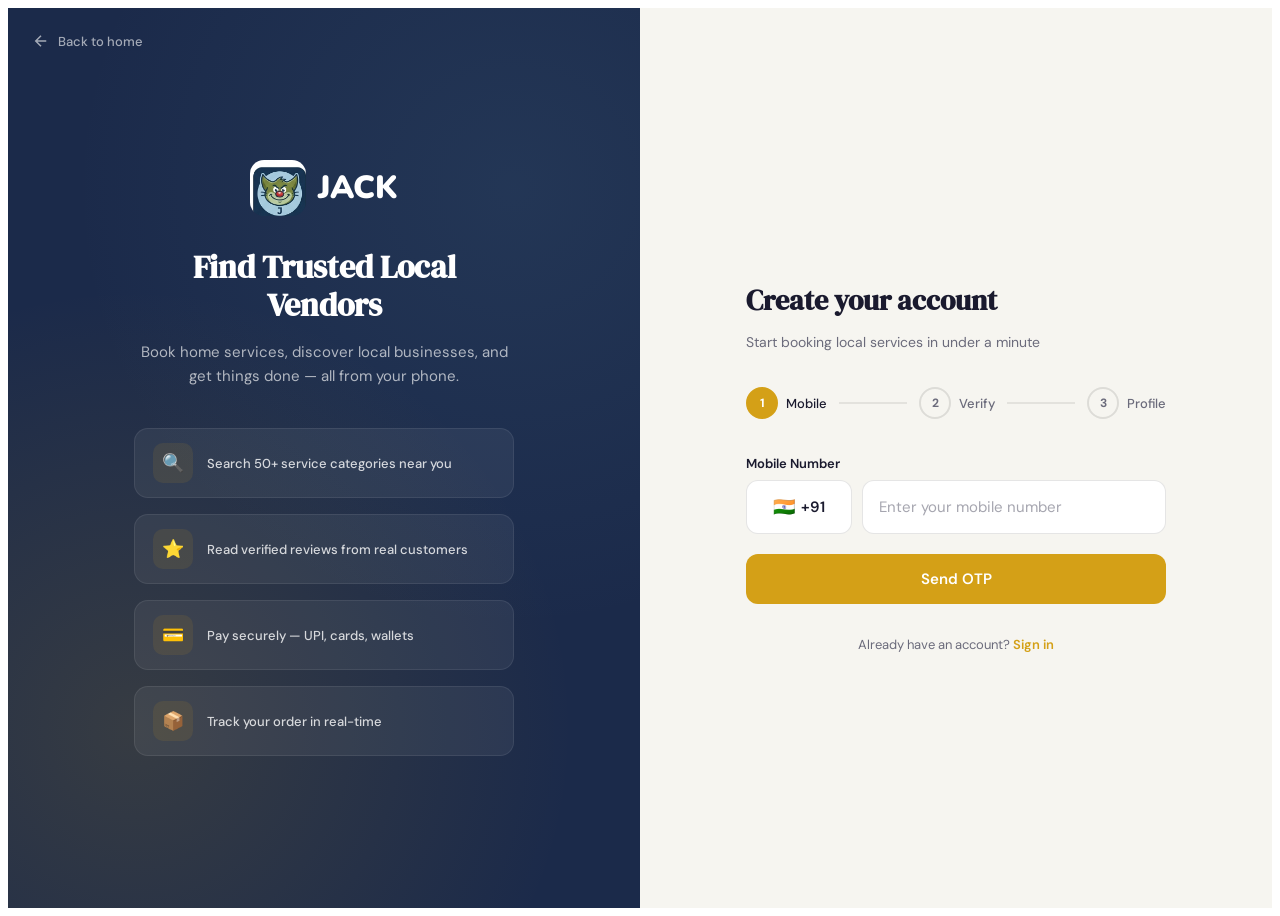
<file: signup-customer.html>
<!DOCTYPE html>
<html lang="en">
<head>
  <meta charset="UTF-8">
  <meta name="viewport" content="width=device-width, initial-scale=1.0">
  <title>Sign Up as Customer — JACK</title>
  <link rel="icon" type="image/png" href="logo.png">
  <link rel="preconnect" href="https://fonts.googleapis.com">
  <link rel="preconnect" href="https://fonts.gstatic.com" crossorigin>
  <link href="https://fonts.googleapis.com/css2?family=DM+Serif+Display:ital@0;1&family=DM+Sans:ital,wght@0,400;0,500;0,600;0,700&family=Nunito:wght@700;800;900&display=swap" rel="stylesheet">
  <link rel="stylesheet" href="css/variables.css">
  <link rel="stylesheet" href="css/auth.css">
</head>
<body>
  <div class="auth-page">

    <!-- Left panel -->
    <div class="auth-left">
      <a href="index.html" class="auth-back">
        <svg viewBox="0 0 24 24" fill="none" stroke="currentColor" stroke-width="2"><path d="M19 12H5M12 19l-7-7 7-7"/></svg>
        Back to home
      </a>
      <div class="auth-left-content">
        <div class="auth-left-logo">
          <img src="logo.png" alt="JACK">
          <span>JACK</span>
        </div>
        <h2>Find Trusted Local Vendors</h2>
        <p>Book home services, discover local businesses, and get things done — all from your phone.</p>
        <div class="auth-features">
          <div class="auth-feature">
            <div class="auth-feature-icon">🔍</div>
            <span>Search 50+ service categories near you</span>
          </div>
          <div class="auth-feature">
            <div class="auth-feature-icon">⭐</div>
            <span>Read verified reviews from real customers</span>
          </div>
          <div class="auth-feature">
            <div class="auth-feature-icon">💳</div>
            <span>Pay securely — UPI, cards, wallets</span>
          </div>
          <div class="auth-feature">
            <div class="auth-feature-icon">📦</div>
            <span>Track your order in real-time</span>
          </div>
        </div>
      </div>
    </div>

    <!-- Right panel — form -->
    <div class="auth-right">
      <div class="auth-form-wrap">
        <div class="auth-form-header">
          <h1>Create your account</h1>
          <p>Start booking local services in under a minute</p>
        </div>

        <!-- Steps -->
        <div class="auth-steps">
          <div class="auth-step active" data-step="1">
            <div class="auth-step-num">1</div>
            <span>Mobile</span>
          </div>
          <div class="auth-step-line"></div>
          <div class="auth-step" data-step="2">
            <div class="auth-step-num">2</div>
            <span>Verify</span>
          </div>
          <div class="auth-step-line"></div>
          <div class="auth-step" data-step="3">
            <div class="auth-step-num">3</div>
            <span>Profile</span>
          </div>
        </div>

        <!-- Step 1: Mobile number -->
        <div class="auth-panel active" data-panel="1">
          <div class="input-group">
            <label>Mobile Number</label>
            <div class="phone-input-wrap">
              <div class="phone-code"><span>🇮🇳</span> +91</div>
              <input type="tel" id="customerPhone" placeholder="Enter your mobile number" maxlength="10" autocomplete="tel">
            </div>
            <div class="error-msg">Please enter a valid 10-digit mobile number</div>
          </div>
          <button class="auth-btn auth-btn-primary" id="customerSendOtp">Send OTP</button>
          <div class="auth-footer">
            Already have an account? <a href="#">Sign in</a>
          </div>
        </div>

        <!-- Step 2: OTP verification -->
        <div class="auth-panel" data-panel="2">
          <p style="font-size:14px;color:var(--text-light);margin-bottom:20px">
            Enter the 6-digit code sent to <strong id="otpPhoneDisplay"></strong>
          </p>
          <div class="otp-inputs" id="customerOtpInputs">
            <input type="text" maxlength="1" inputmode="numeric">
            <input type="text" maxlength="1" inputmode="numeric">
            <input type="text" maxlength="1" inputmode="numeric">
            <input type="text" maxlength="1" inputmode="numeric">
            <input type="text" maxlength="1" inputmode="numeric">
            <input type="text" maxlength="1" inputmode="numeric">
          </div>
          <button class="auth-btn auth-btn-primary" id="customerVerifyOtp" disabled>Verify OTP</button>
          <div class="otp-resend">
            <span class="otp-timer" id="customerTimer">Resend OTP in 30s</span>
            <button id="customerResendOtp" style="display:none">Resend OTP</button>
          </div>
          <button class="auth-btn auth-btn-secondary" id="customerChangePhone">Change Number</button>
        </div>

        <!-- Step 3: Profile setup -->
        <div class="auth-panel" data-panel="3">
          <div class="input-group">
            <label>Full Name</label>
            <input type="text" id="customerName" placeholder="Your full name">
            <div class="error-msg">Please enter your name</div>
          </div>
          <div class="input-group">
            <label>Email (optional)</label>
            <input type="email" id="customerEmail" placeholder="you@example.com">
          </div>
          <div class="input-group">
            <label>Locality / Area</label>
            <input type="text" id="customerArea" placeholder="e.g. Koramangala, Bangalore">
            <div class="error-msg">Please enter your area</div>
          </div>
          <button class="auth-btn auth-btn-primary" id="customerFinish">Create Account</button>
        </div>

        <!-- Step 4: Success -->
        <div class="auth-panel" data-panel="4">
          <div class="auth-success">
            <div class="auth-success-icon">🎉</div>
            <h2>Welcome to JACK!</h2>
            <p>Your account is ready. Start exploring trusted local vendors in your area.</p>
            <button class="auth-btn auth-btn-primary" onclick="window.location.href='index.html#services'">Explore Services</button>
            <div class="auth-footer" style="margin-top:20px">
              <a href="index.html">or go back home</a>
            </div>
          </div>
        </div>

      </div>
    </div>
  </div>

  <script src="js/auth.js"></script>
  <script>
    initAuth({ role: 'customer' });
  </script>
</body>
</html>
</file>
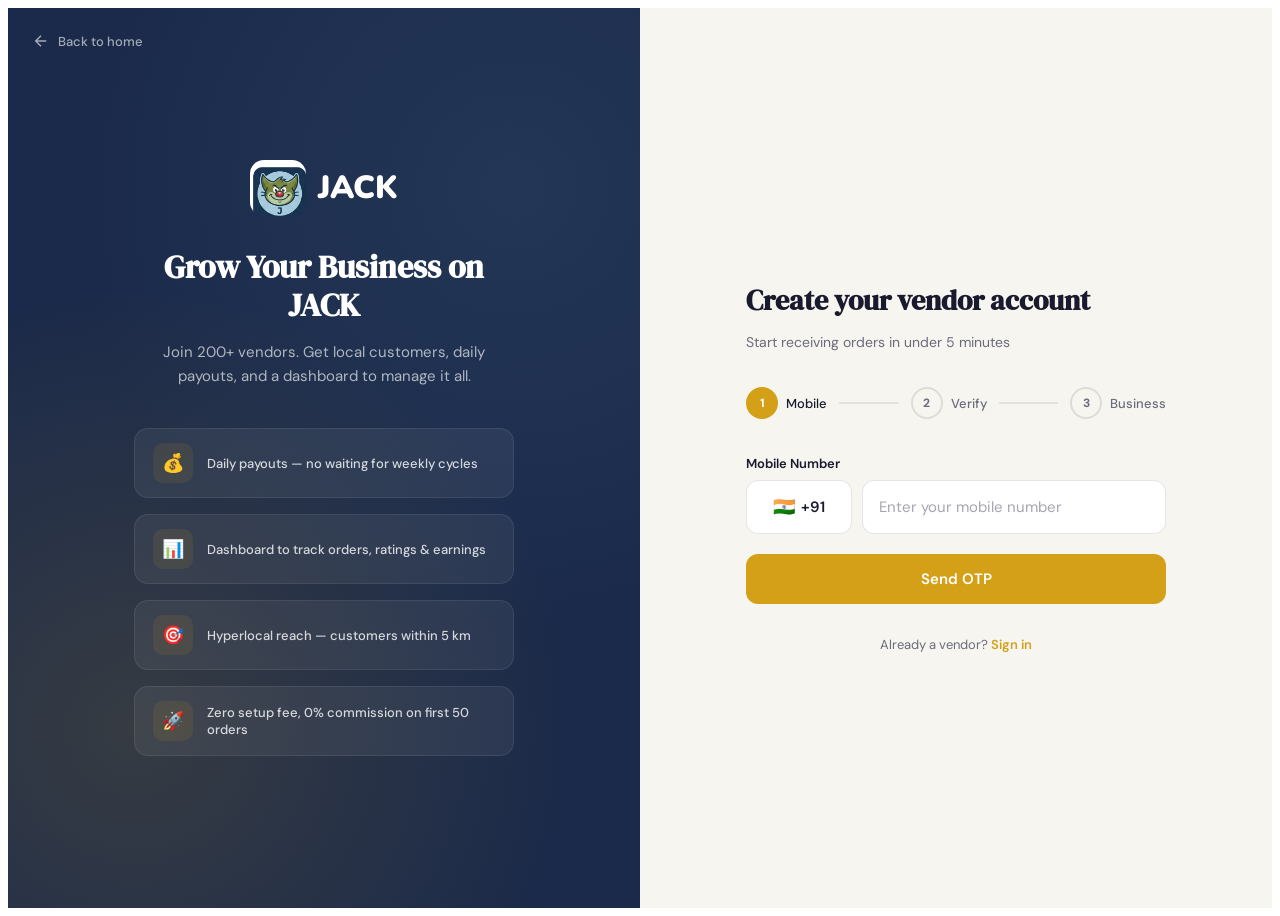
<file: signup-vendor.html>
<!DOCTYPE html>
<html lang="en">
<head>
  <meta charset="UTF-8">
  <meta name="viewport" content="width=device-width, initial-scale=1.0">
  <title>Sign Up as Vendor — JACK</title>
  <link rel="icon" type="image/png" href="logo.png">
  <link rel="preconnect" href="https://fonts.googleapis.com">
  <link rel="preconnect" href="https://fonts.gstatic.com" crossorigin>
  <link href="https://fonts.googleapis.com/css2?family=DM+Serif+Display:ital@0;1&family=DM+Sans:ital,wght@0,400;0,500;0,600;0,700&family=Nunito:wght@700;800;900&display=swap" rel="stylesheet">
  <link rel="stylesheet" href="css/variables.css">
  <link rel="stylesheet" href="css/auth.css">
</head>
<body>
  <div class="auth-page">

    <!-- Left panel -->
    <div class="auth-left">
      <a href="index.html" class="auth-back">
        <svg viewBox="0 0 24 24" fill="none" stroke="currentColor" stroke-width="2"><path d="M19 12H5M12 19l-7-7 7-7"/></svg>
        Back to home
      </a>
      <div class="auth-left-content">
        <div class="auth-left-logo">
          <img src="logo.png" alt="JACK">
          <span>JACK</span>
        </div>
        <h2>Grow Your Business on JACK</h2>
        <p>Join 200+ vendors. Get local customers, daily payouts, and a dashboard to manage it all.</p>
        <div class="auth-features">
          <div class="auth-feature">
            <div class="auth-feature-icon">💰</div>
            <span>Daily payouts — no waiting for weekly cycles</span>
          </div>
          <div class="auth-feature">
            <div class="auth-feature-icon">📊</div>
            <span>Dashboard to track orders, ratings & earnings</span>
          </div>
          <div class="auth-feature">
            <div class="auth-feature-icon">🎯</div>
            <span>Hyperlocal reach — customers within 5 km</span>
          </div>
          <div class="auth-feature">
            <div class="auth-feature-icon">🚀</div>
            <span>Zero setup fee, 0% commission on first 50 orders</span>
          </div>
        </div>
      </div>
    </div>

    <!-- Right panel — form -->
    <div class="auth-right">
      <div class="auth-form-wrap">
        <div class="auth-form-header">
          <h1>Create your vendor account</h1>
          <p>Start receiving orders in under 5 minutes</p>
        </div>

        <!-- Steps -->
        <div class="auth-steps">
          <div class="auth-step active" data-step="1">
            <div class="auth-step-num">1</div>
            <span>Mobile</span>
          </div>
          <div class="auth-step-line"></div>
          <div class="auth-step" data-step="2">
            <div class="auth-step-num">2</div>
            <span>Verify</span>
          </div>
          <div class="auth-step-line"></div>
          <div class="auth-step" data-step="3">
            <div class="auth-step-num">3</div>
            <span>Business</span>
          </div>
        </div>

        <!-- Step 1: Mobile number -->
        <div class="auth-panel active" data-panel="1">
          <div class="input-group">
            <label>Mobile Number</label>
            <div class="phone-input-wrap">
              <div class="phone-code"><span>🇮🇳</span> +91</div>
              <input type="tel" id="vendorPhone" placeholder="Enter your mobile number" maxlength="10" autocomplete="tel">
            </div>
            <div class="error-msg">Please enter a valid 10-digit mobile number</div>
          </div>
          <button class="auth-btn auth-btn-primary" id="vendorSendOtp">Send OTP</button>
          <div class="auth-footer">
            Already a vendor? <a href="#">Sign in</a>
          </div>
        </div>

        <!-- Step 2: OTP verification -->
        <div class="auth-panel" data-panel="2">
          <p style="font-size:14px;color:var(--text-light);margin-bottom:20px">
            Enter the 6-digit code sent to <strong id="otpPhoneDisplay"></strong>
          </p>
          <div class="otp-inputs" id="vendorOtpInputs">
            <input type="text" maxlength="1" inputmode="numeric">
            <input type="text" maxlength="1" inputmode="numeric">
            <input type="text" maxlength="1" inputmode="numeric">
            <input type="text" maxlength="1" inputmode="numeric">
            <input type="text" maxlength="1" inputmode="numeric">
            <input type="text" maxlength="1" inputmode="numeric">
          </div>
          <button class="auth-btn auth-btn-primary" id="vendorVerifyOtp" disabled>Verify OTP</button>
          <div class="otp-resend">
            <span class="otp-timer" id="vendorTimer">Resend OTP in 30s</span>
            <button id="vendorResendOtp" style="display:none">Resend OTP</button>
          </div>
          <button class="auth-btn auth-btn-secondary" id="vendorChangePhone">Change Number</button>
        </div>

        <!-- Step 3: Business profile -->
        <div class="auth-panel" data-panel="3">
          <div class="input-group">
            <label>Business / Shop Name</label>
            <input type="text" id="vendorBusiness" placeholder="e.g. Raj's Plumbing Services">
            <div class="error-msg">Please enter your business name</div>
          </div>
          <div class="input-group">
            <label>Contact Person Name</label>
            <input type="text" id="vendorName" placeholder="Your full name">
            <div class="error-msg">Please enter your name</div>
          </div>
          <div class="input-group">
            <label>Service Category</label>
            <select id="vendorCategory">
              <option value="">Select a category</option>
              <option>Plumbing</option>
              <option>Electrical Repair</option>
              <option>AC Service & Repair</option>
              <option>Carpentry</option>
              <option>Painting</option>
              <option>Pest Control</option>
              <option>Salon & Beauty</option>
              <option>Catering & Food</option>
              <option>Tutoring</option>
              <option>Photography</option>
              <option>Event Planning</option>
              <option>Home Cleaning</option>
              <option>Appliance Repair</option>
              <option>Interior Design</option>
              <option>Other</option>
            </select>
            <div class="error-msg">Please select a category</div>
          </div>
          <div class="input-group">
            <label>Business Location / Area</label>
            <input type="text" id="vendorArea" placeholder="e.g. Indiranagar, Bangalore">
            <div class="error-msg">Please enter your area</div>
          </div>
          <button class="auth-btn auth-btn-primary" id="vendorFinish">Create Vendor Account</button>
        </div>

        <!-- Step 4: Success -->
        <div class="auth-panel" data-panel="4">
          <div class="auth-success">
            <div class="auth-success-icon">🏪</div>
            <h2>You're Live on JACK!</h2>
            <p>Your vendor profile is set up. Customers in your area can now find and book your services.</p>
            <button class="auth-btn auth-btn-primary" onclick="window.location.href='index.html#benefits'">Go to Dashboard</button>
            <div class="auth-footer" style="margin-top:20px">
              <a href="index.html">or go back home</a>
            </div>
          </div>
        </div>

      </div>
    </div>
  </div>

  <script src="js/auth.js"></script>
  <script>
    initAuth({ role: 'vendor' });
  </script>
</body>
</html>
</file>
<file: css/main.css>
@import url('variables.css');
@import url('base.css');
@import url('nav.css');
@import url('hero.css');
@import url('stats.css');
@import url('services.css');
@import url('bento.css');
@import url('how.css');
@import url('testimonials.css');
@import url('discovery.css');
@import url('faq.css');
@import url('cta.css');
@import url('download.css');
@import url('footer.css');
@import url('animations.css');
@import url('responsive.css');
</file>
<file: css/variables.css>
/* ── CSS CUSTOM PROPERTIES ── */
:root{
  --navy:#1B2A4A;--navy-light:#243656;--navy-dark:#141f36;
  --accent:#d4a017;--accent-hover:#c49312;--accent-dim:rgba(212,160,23,.1);
  --sky:#6BA3BE;--sky-dim:rgba(107,163,190,.12);
  --olive:#6b7a3a;
  --light:#f6f5f0;--light2:#efeee8;
  --text:#1a1a2e;--text-light:#6b6b7b;--text-white:#f0ede6;
  --white:#ffffff;
  --radius:20px;--radius-sm:12px;--radius-xs:8px;
}
</file>
<file: css/auth.css>
/* ── AUTH PAGES ── */
.auth-page {
  min-height: 100vh;
  display: flex;
  background: var(--light);
  font-family: 'DM Sans', sans-serif;
  color: var(--text);
}

/* Left panel — branding */
.auth-left {
  flex: 1;
  background: var(--navy);
  display: flex;
  flex-direction: column;
  align-items: center;
  justify-content: center;
  padding: 60px;
  position: relative;
  overflow: hidden;
}

.auth-left::before {
  content: '';
  position: absolute;
  inset: 0;
  background:
    radial-gradient(circle at 20% 80%, rgba(212,160,23,.15) 0%, transparent 50%),
    radial-gradient(circle at 80% 20%, rgba(107,163,190,.1) 0%, transparent 50%);
}

.auth-left-content {
  position: relative;
  z-index: 2;
  text-align: center;
  max-width: 380px;
}

.auth-left-logo {
  display: flex;
  align-items: center;
  justify-content: center;
  gap: 12px;
  margin-bottom: 32px;
}

.auth-left-logo img {
  width: 56px;
  height: 56px;
  border-radius: 14px;
}

.auth-left-logo span {
  font-family: 'Nunito', sans-serif;
  font-weight: 900;
  font-size: 32px;
  color: var(--white);
}

.auth-left h2 {
  font-family: 'DM Serif Display', serif;
  font-size: 32px;
  color: var(--white);
  margin-bottom: 16px;
  line-height: 1.2;
}

.auth-left p {
  font-size: 15px;
  color: rgba(255,255,255,.65);
  line-height: 1.6;
  margin-bottom: 40px;
}

.auth-features {
  display: flex;
  flex-direction: column;
  gap: 16px;
  text-align: left;
}

.auth-feature {
  display: flex;
  align-items: center;
  gap: 14px;
  padding: 14px 18px;
  background: rgba(255,255,255,.06);
  border-radius: 14px;
  border: 1px solid rgba(255,255,255,.08);
}

.auth-feature-icon {
  width: 40px;
  height: 40px;
  border-radius: 10px;
  background: var(--accent-dim);
  display: flex;
  align-items: center;
  justify-content: center;
  font-size: 18px;
  flex-shrink: 0;
}

.auth-feature span {
  font-size: 13px;
  color: rgba(255,255,255,.8);
  font-weight: 500;
}

/* Right panel — form */
.auth-right {
  flex: 1;
  display: flex;
  align-items: center;
  justify-content: center;
  padding: 60px;
}

.auth-form-wrap {
  width: 100%;
  max-width: 420px;
}

.auth-form-header {
  margin-bottom: 36px;
}

.auth-form-header h1 {
  font-family: 'DM Serif Display', serif;
  font-size: 28px;
  color: var(--text);
  margin-bottom: 8px;
}

.auth-form-header p {
  font-size: 14px;
  color: var(--text-light);
}

/* Steps indicator */
.auth-steps {
  display: flex;
  align-items: center;
  gap: 0;
  margin-bottom: 36px;
}

.auth-step {
  display: flex;
  align-items: center;
  gap: 8px;
  font-size: 13px;
  color: var(--text-light);
  font-weight: 500;
}

.auth-step-num {
  width: 28px;
  height: 28px;
  border-radius: 50%;
  display: flex;
  align-items: center;
  justify-content: center;
  font-size: 12px;
  font-weight: 700;
  border: 2px solid rgba(0,0,0,.1);
  color: var(--text-light);
  transition: all .3s;
}

.auth-step.active .auth-step-num {
  background: var(--accent);
  border-color: var(--accent);
  color: var(--white);
}

.auth-step.done .auth-step-num {
  background: var(--olive);
  border-color: var(--olive);
  color: var(--white);
}

.auth-step.active,
.auth-step.done {
  color: var(--text);
}

.auth-step-line {
  flex: 1;
  height: 2px;
  background: rgba(0,0,0,.08);
  margin: 0 12px;
  transition: background .3s;
}

.auth-step-line.done {
  background: var(--olive);
}

/* Form panels */
.auth-panel {
  display: none;
}

.auth-panel.active {
  display: block;
  animation: fadeUp .4s ease;
}

@keyframes fadeUp {
  from { opacity: 0; transform: translateY(12px); }
  to { opacity: 1; transform: translateY(0); }
}

/* Input group */
.input-group {
  margin-bottom: 20px;
}

.input-group label {
  display: block;
  font-size: 13px;
  font-weight: 600;
  color: var(--text);
  margin-bottom: 8px;
}

.input-group input,
.input-group select {
  width: 100%;
  padding: 14px 16px;
  border: 1.5px solid rgba(0,0,0,.1);
  border-radius: var(--radius-sm);
  font-size: 15px;
  font-family: 'DM Sans', sans-serif;
  color: var(--text);
  background: var(--white);
  transition: border-color .2s, box-shadow .2s;
  outline: none;
  box-sizing: border-box;
}

.input-group input:focus,
.input-group select:focus {
  border-color: var(--accent);
  box-shadow: 0 0 0 3px var(--accent-dim);
}

.input-group input::placeholder {
  color: var(--text-light);
  opacity: .6;
}

/* Phone input with country code */
.phone-input-wrap {
  display: flex;
  gap: 10px;
}

.phone-code {
  width: 80px;
  flex-shrink: 0;
  display: flex;
  align-items: center;
  justify-content: center;
  gap: 6px;
  padding: 14px 12px;
  border: 1.5px solid rgba(0,0,0,.1);
  border-radius: var(--radius-sm);
  font-size: 15px;
  font-weight: 600;
  color: var(--text);
  background: var(--white);
}

.phone-code span {
  font-size: 18px;
}

.phone-input-wrap input {
  flex: 1;
}

/* OTP input */
.otp-inputs {
  display: flex;
  gap: 10px;
  margin-bottom: 24px;
}

.otp-inputs input {
  width: 52px;
  height: 56px;
  text-align: center;
  font-size: 22px;
  font-weight: 700;
  border: 1.5px solid rgba(0,0,0,.1);
  border-radius: var(--radius-sm);
  background: var(--white);
  color: var(--text);
  outline: none;
  transition: border-color .2s, box-shadow .2s;
  font-family: 'DM Sans', sans-serif;
}

.otp-inputs input:focus {
  border-color: var(--accent);
  box-shadow: 0 0 0 3px var(--accent-dim);
}

/* Buttons */
.auth-btn {
  width: 100%;
  padding: 15px;
  border: none;
  border-radius: var(--radius-sm);
  font-size: 15px;
  font-weight: 600;
  font-family: 'DM Sans', sans-serif;
  cursor: pointer;
  transition: all .2s;
}

.auth-btn-primary {
  background: var(--accent);
  color: var(--white);
}

.auth-btn-primary:hover {
  background: var(--accent-hover);
  transform: translateY(-1px);
  box-shadow: 0 6px 20px rgba(212,160,23,.3);
}

.auth-btn-primary:disabled {
  opacity: .5;
  cursor: not-allowed;
  transform: none;
  box-shadow: none;
}

.auth-btn-secondary {
  background: transparent;
  color: var(--text-light);
  border: 1.5px solid rgba(0,0,0,.1);
  margin-top: 12px;
}

.auth-btn-secondary:hover {
  border-color: var(--accent);
  color: var(--accent);
}

/* Resend OTP */
.otp-resend {
  text-align: center;
  margin-top: 20px;
  font-size: 13px;
  color: var(--text-light);
}

.otp-resend button {
  background: none;
  border: none;
  color: var(--accent);
  font-weight: 600;
  cursor: pointer;
  font-size: 13px;
  font-family: 'DM Sans', sans-serif;
}

.otp-resend button:hover {
  text-decoration: underline;
}

.otp-timer {
  color: var(--text-light);
  font-weight: 500;
}

/* Success state */
.auth-success {
  text-align: center;
  padding: 40px 0;
}

.auth-success-icon {
  width: 72px;
  height: 72px;
  border-radius: 50%;
  background: rgba(107,122,58,.12);
  display: flex;
  align-items: center;
  justify-content: center;
  margin: 0 auto 20px;
  font-size: 36px;
  animation: popIn .5s ease;
}

@keyframes popIn {
  0% { transform: scale(0); }
  70% { transform: scale(1.15); }
  100% { transform: scale(1); }
}

.auth-success h2 {
  font-family: 'DM Serif Display', serif;
  font-size: 24px;
  margin-bottom: 8px;
}

.auth-success p {
  font-size: 14px;
  color: var(--text-light);
  margin-bottom: 28px;
}

/* Footer link */
.auth-footer {
  text-align: center;
  margin-top: 32px;
  font-size: 13px;
  color: var(--text-light);
}

.auth-footer a {
  color: var(--accent);
  text-decoration: none;
  font-weight: 600;
}

.auth-footer a:hover {
  text-decoration: underline;
}

/* Back to home */
.auth-back {
  position: absolute;
  top: 24px;
  left: 24px;
  z-index: 10;
  display: flex;
  align-items: center;
  gap: 8px;
  color: rgba(255,255,255,.6);
  text-decoration: none;
  font-size: 13px;
  font-weight: 500;
  transition: color .2s;
}

.auth-back:hover {
  color: var(--white);
}

.auth-back svg {
  width: 18px;
  height: 18px;
}

/* Error state */
.input-group.error input,
.input-group.error select {
  border-color: #e74c3c;
}

.input-group .error-msg {
  font-size: 12px;
  color: #e74c3c;
  margin-top: 6px;
  display: none;
}

.input-group.error .error-msg {
  display: block;
}

/* ── RESPONSIVE ── */
@media (max-width: 900px) {
  .auth-page {
    flex-direction: column;
  }
  .auth-left {
    padding: 40px 24px;
    min-height: auto;
  }
  .auth-left h2 {
    font-size: 24px;
  }
  .auth-features {
    display: none;
  }
  .auth-right {
    padding: 40px 24px;
  }
}

@media (max-width: 480px) {
  .otp-inputs input {
    width: 44px;
    height: 48px;
    font-size: 18px;
  }
  .auth-left {
    padding: 32px 20px;
  }
  .auth-right {
    padding: 32px 20px;
  }
}
</file>
